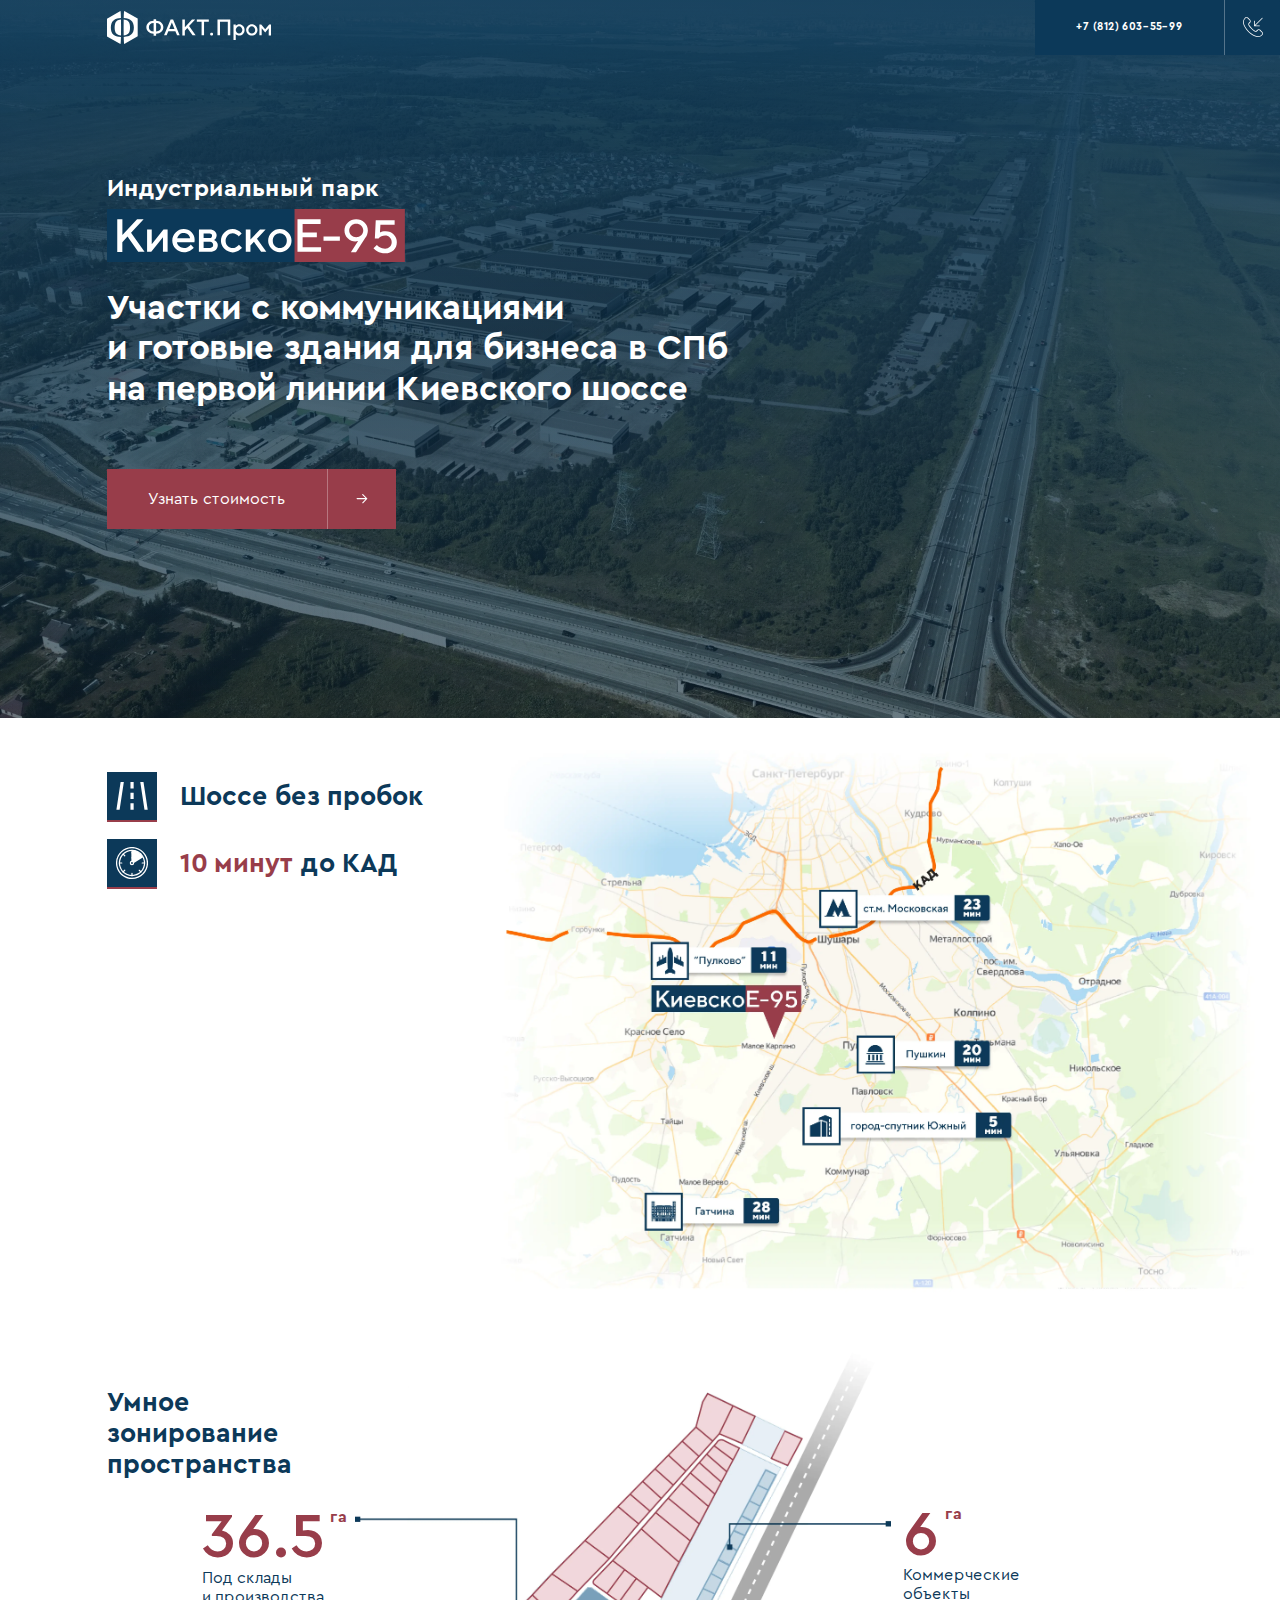
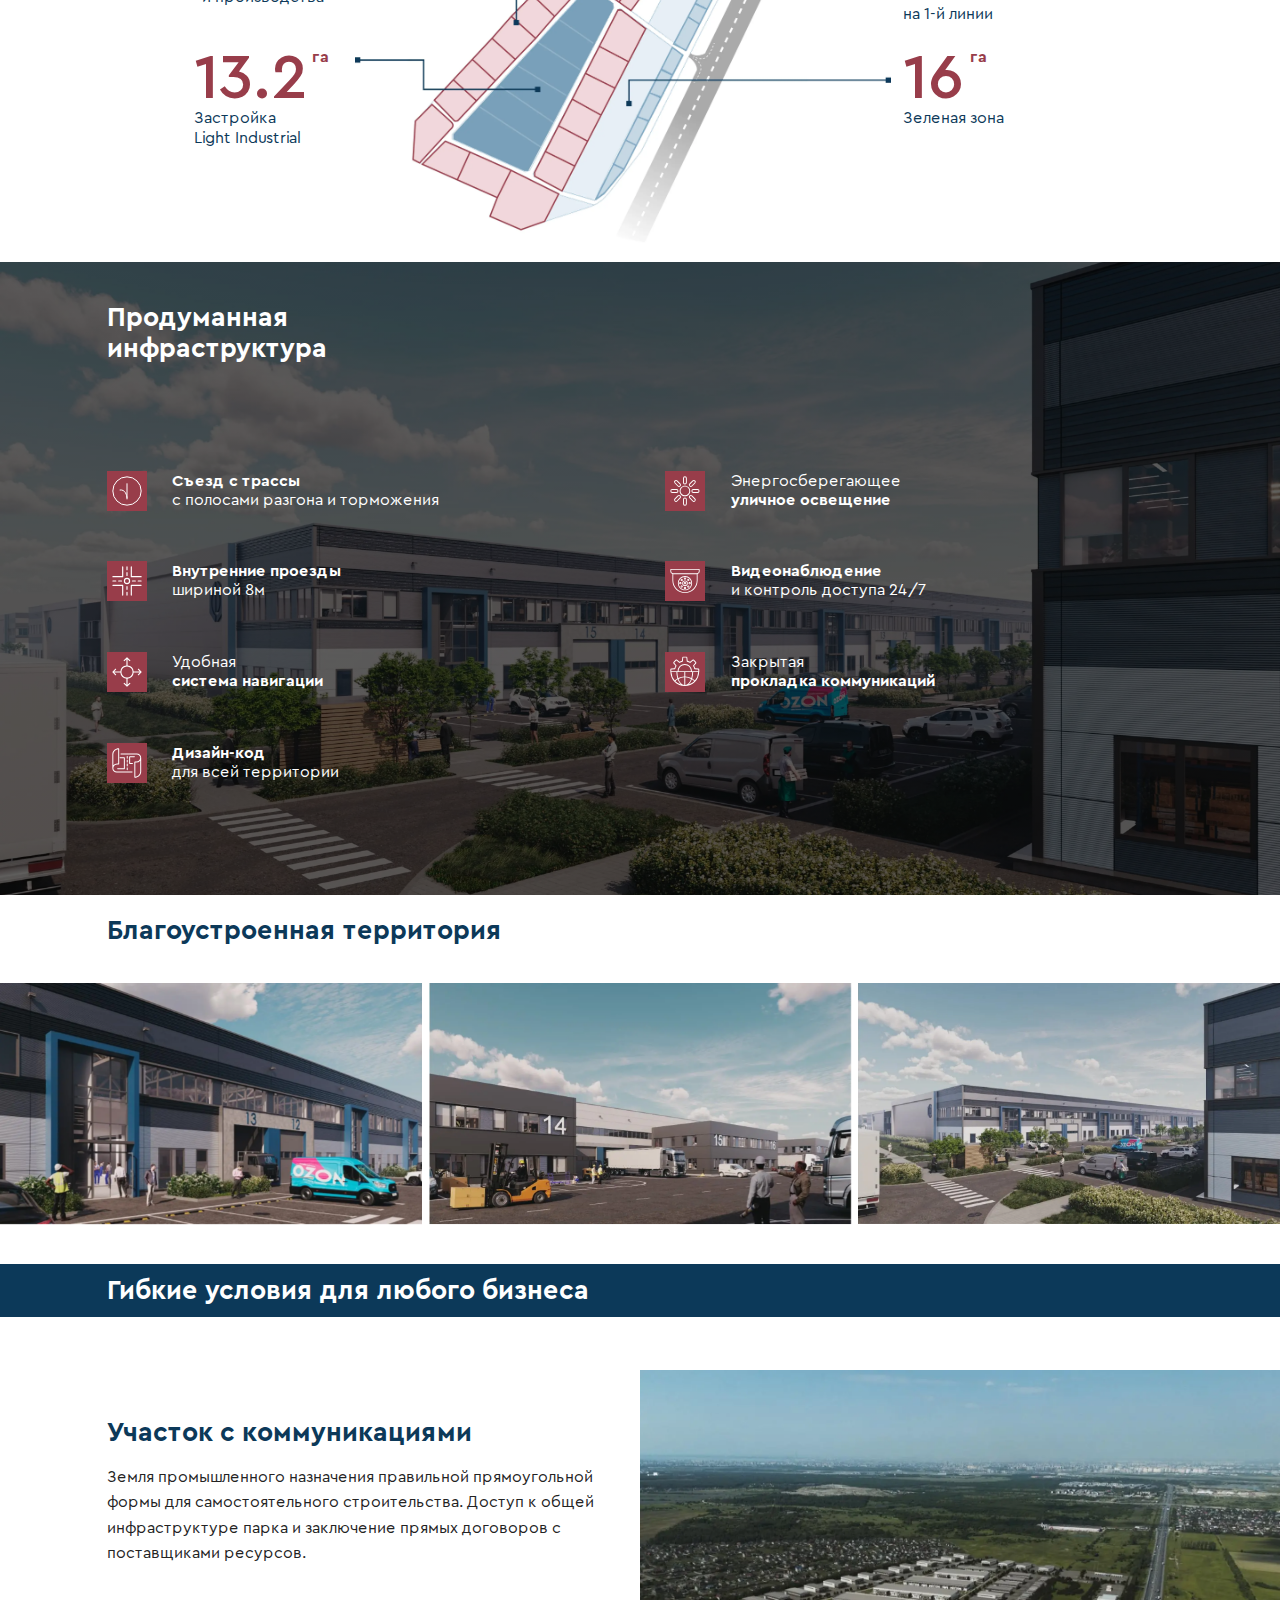
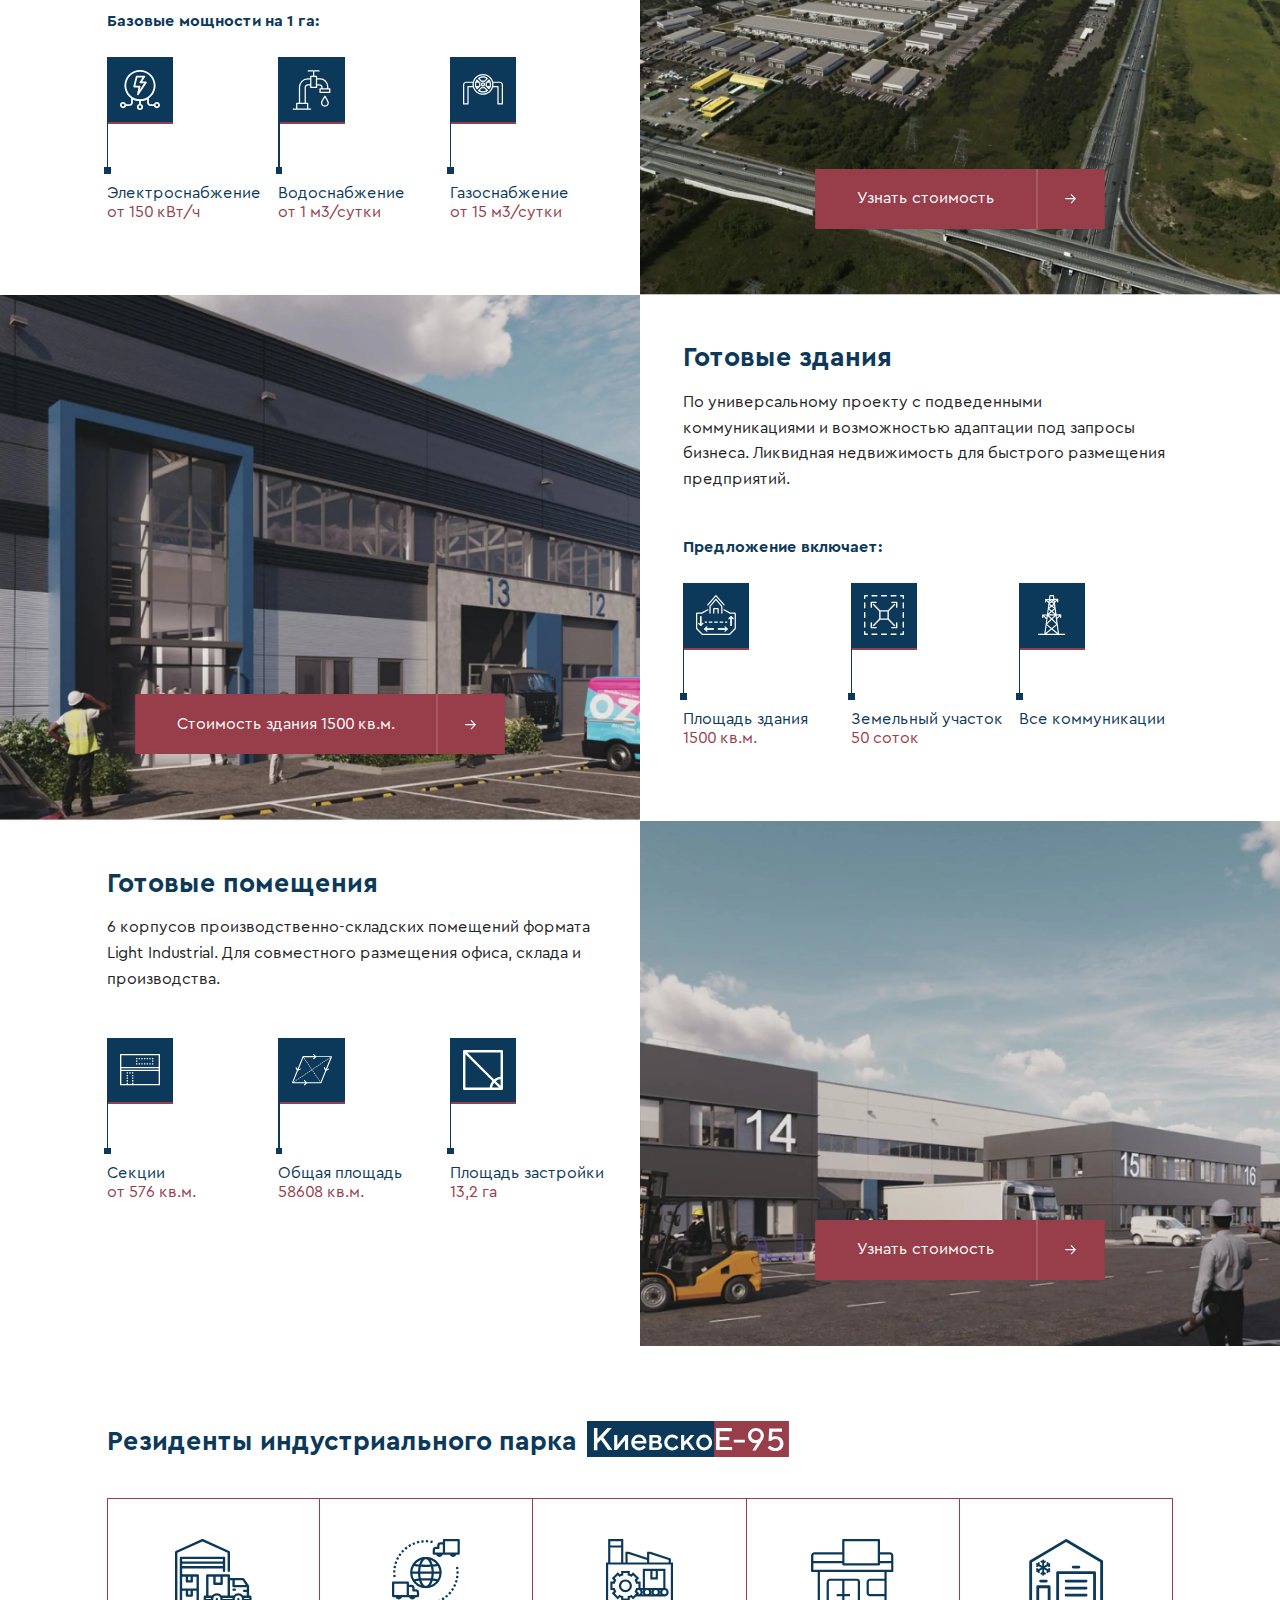
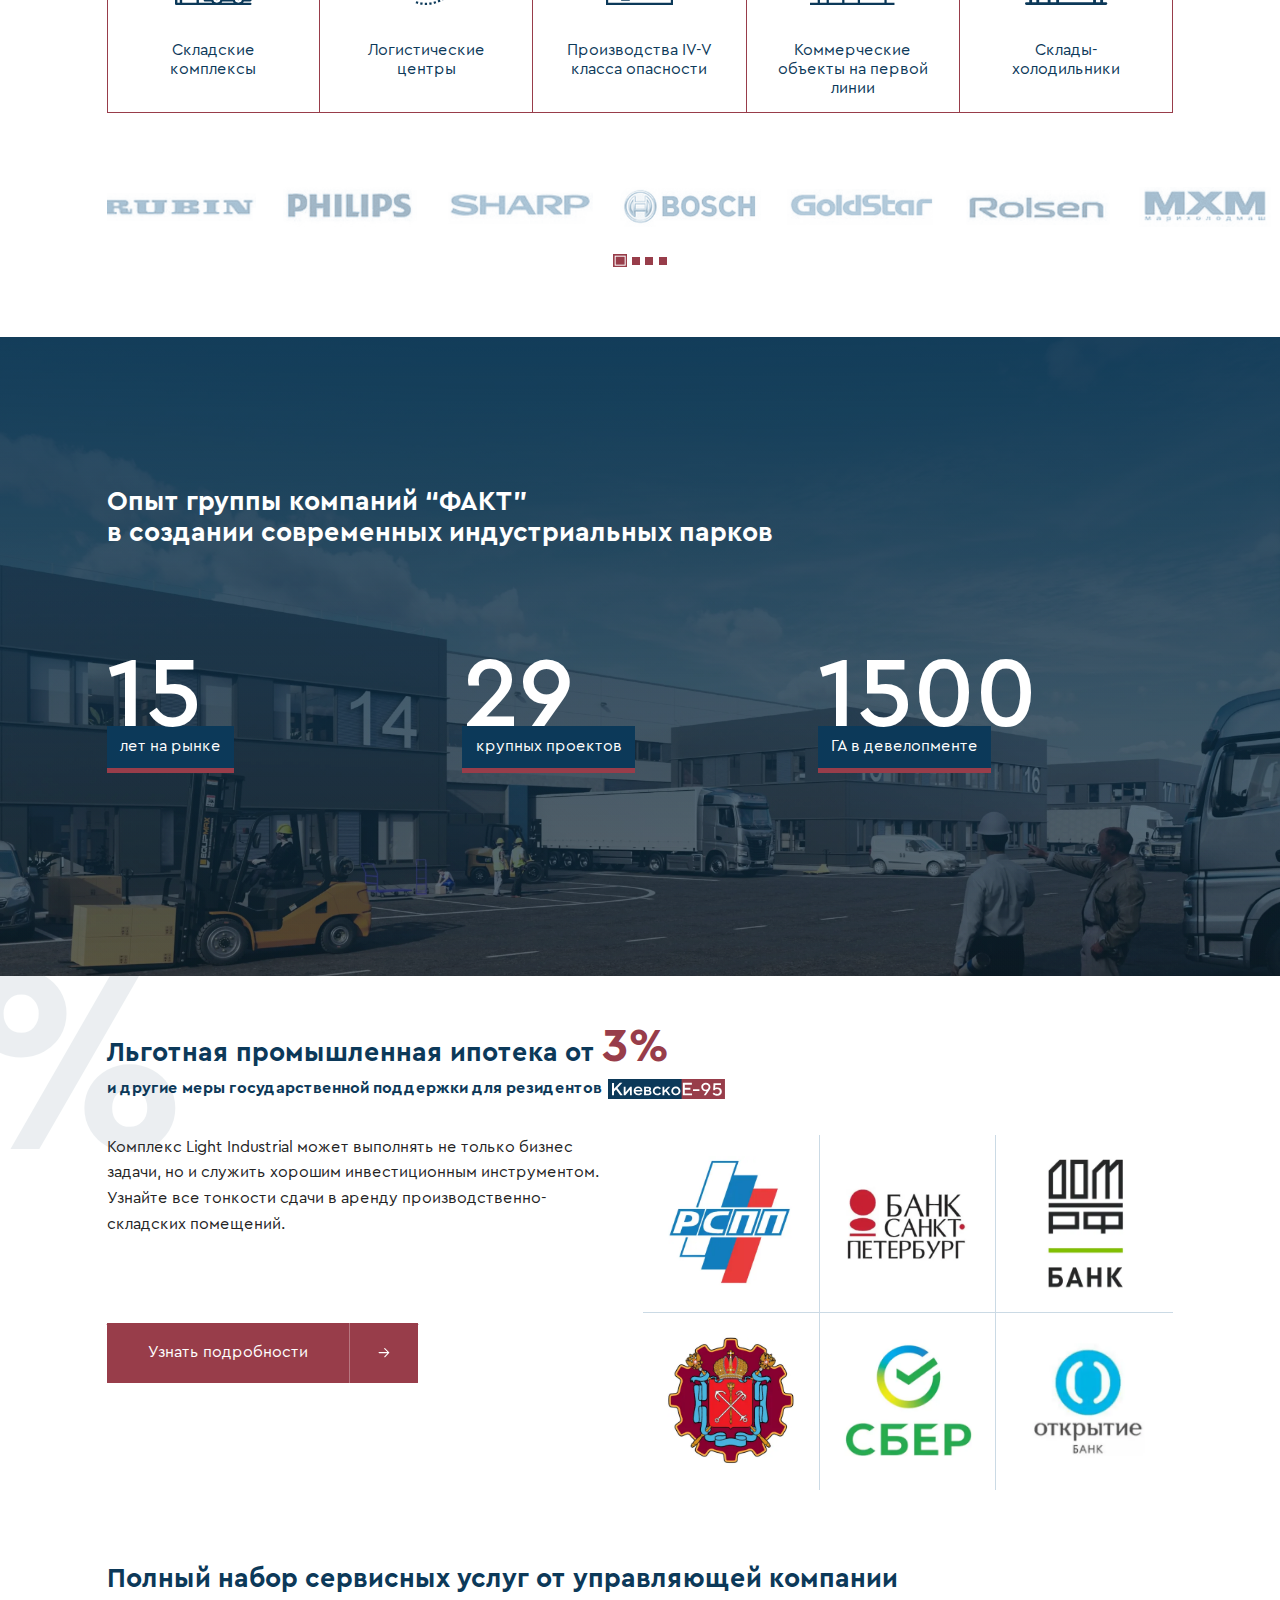
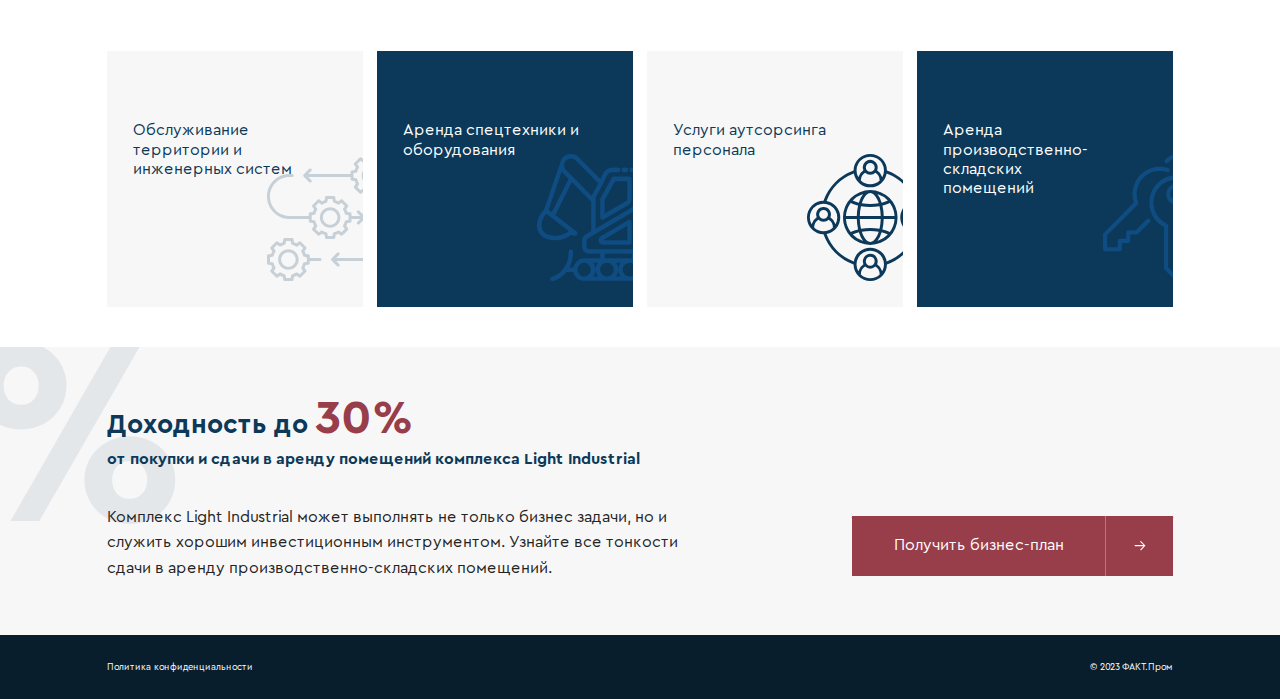
<file: index.html>
<!DOCTYPE html>
<html lang="ru">

<head>
    <meta charset="UTF-8">
    <meta name="viewport" content="width=device-width, initial-scale=1.0">
    <meta name="description" content="">
    <meta name="keywords" content="">
    <link rel="stylesheet" href="css/libs.min.css">
    <link rel="stylesheet" href="css/style.min.css">
    <link rel="icon" href="img/favicon.svg">
    <title>Главная</title>
</head>


<body class="m-page">
    <div class="wrapper">
        <header class="header">
            <div class="container">
                <div class="header__inner">
                    <a href="" class="header__logo">
                        <img src="img/logo.svg" alt="">
                    </a>
                    <a href="" class="header__btn m-btn m-btn-blue">
                        <span class="m-btn__inner">
                <span>+7 (812) 603-55-99</span>
                        </span>
                        <span class="m-btn__icon">
                <svg width="30" height="30" viewBox="0 0 30 30" fill="none" xmlns="http://www.w3.org/2000/svg">
                    <path d="M16.8162 13.8193C16.7064 13.7095 16.6446 13.5605 16.6446 13.4049V6.09589C16.6446 5.77246 16.9072 5.50988 17.2306 5.50988C17.5541 5.50988 17.8166 5.77202 17.8166 6.09589V11.9908L28.3904 1.41707C28.6194 1.18833 28.9902 1.18833 29.219 1.41707C29.4477 1.6458 29.4477 2.01691 29.219 2.24562L18.6452 12.8194H24.5401C24.8636 12.8194 25.1261 13.0815 25.1261 13.4054C25.1261 13.7288 24.8636 13.9914 24.5401 13.9914H17.2311C17.0753 13.9909 16.926 13.9294 16.8162 13.8193ZM29.0989 26.9052L28.6304 27.3736C27.1073 28.8968 25.2954 29.7667 23.2452 29.9589C22.9547 29.9862 22.6592 30 22.3593 30C20.8427 30 19.2067 29.6526 17.4827 28.9631C13.0674 27.1968 9.23489 23.6504 7.79209 22.2076C6.34929 20.7647 2.80305 16.9324 1.0371 12.5169C0.211138 10.4519 -0.124165 8.51308 0.0408712 6.75472C0.233131 4.70472 1.10303 2.89264 2.62615 1.36952L3.0946 0.901073C4.29625 -0.300583 6.25114 -0.300132 7.45241 0.901073L10.6973 4.14599C11.899 5.34764 11.899 7.30253 10.6973 8.50379L9.59849 9.60262C8.94588 10.255 8.84835 11.2466 9.36096 12.0136C10.4552 13.6512 11.7685 15.24 13.2644 16.7357C14.7603 18.2316 16.3491 19.5447 17.9865 20.6391C18.754 21.1518 19.7452 21.0542 20.3975 20.4016L21.4963 19.3028C22.077 18.7221 22.8507 18.4021 23.6753 18.4021C24.4995 18.4021 25.2736 18.722 25.8543 19.3028L29.0992 22.5477C30.3002 23.7485 30.3003 25.7035 29.0989 26.9052ZM28.2703 23.3758L25.0254 20.1308C24.6661 19.7716 24.1865 19.5734 23.6752 19.5734C23.1639 19.5734 22.6842 19.7712 22.325 20.1308L21.2261 21.2297C20.1732 22.2826 18.5732 22.4402 17.3353 21.6129C15.6344 20.4762 13.9858 19.1139 12.4354 17.5638C10.8852 16.0136 9.52339 14.3653 8.38637 12.664C7.55911 11.4261 7.71666 9.82605 8.76957 8.77312L9.8684 7.67428C10.6128 6.92988 10.6128 5.71833 9.8684 4.97387L6.62349 1.72895C6.25105 1.35652 5.7622 1.17041 5.27328 1.17041C4.78436 1.17041 4.29504 1.35652 3.92307 1.72895L3.45462 2.1974C0.950845 4.70202 0.503719 8.02709 2.12528 12.0821C3.81034 16.2957 7.22901 19.9874 8.62095 21.379C10.0124 22.7705 13.7043 26.1892 17.9184 27.8747C21.973 29.4962 25.2983 29.0487 27.802 26.5451L28.2704 26.0767C29.0146 25.3316 29.0147 24.1205 28.2703 23.3758Z" fill="white"/>
                </svg>
            </span>
                    </a>
                </div>
            </div>

        </header>
        <main class="content">

            <section class="main" style="background-image: url(img/main-img.webp);">
                <div class="container">
                    <div class="main__inner">
                        <div class="main__top">
                            <div class="text36 bold-text">
                                Индустриальный парк
                            </div>
                            <img src="img/logo2.svg" alt="" class="main__logo">
                        </div>
                        <h1 class="main__title text52 bold-text">
                            Участки с коммуникациями <br> и готовые здания для бизнеса в СПб на первой линии Киевского шоссе
                        </h1>
                        <div class="main__nav">
                            <a href="https://mssg.su/2FzB4MY3" target="_blank" class="main__btn m-btn m-btn-red">
                                <span class="m-btn__inner">
                                    <span>Узнать стоимость</span>
                                </span>
                                <span class="m-btn__icon">
                                    <svg width="18" height="17" viewBox="0 0 18 17" fill="none" xmlns="http://www.w3.org/2000/svg">
                                        <path fill-rule="evenodd" clip-rule="evenodd" d="M16.9927 8.47203C16.9886 8.21298 16.8666 7.97001 16.6612 7.81226L10.7064 1.70654C10.5491 1.54538 10.3343 1.45332 10.1091 1.45062C9.884 1.4479 9.66687 1.53473 9.50575 1.69203C9.34459 1.84933 9.25253 2.06416 9.24983 2.28941C9.24711 2.51464 9.33396 2.73159 9.49124 2.89273L14.1183 7.63656L1.7271 7.63657C1.50002 7.63331 1.28091 7.7214 1.11921 7.88082C0.957355 8.0404 0.866299 8.25808 0.86628 8.48528C0.86628 8.71249 0.957354 8.93031 1.11923 9.08976C1.28091 9.24931 1.50002 9.33728 1.72708 9.33416L14.1183 9.33414L9.49123 14.078C9.33393 14.2391 9.24712 14.4561 9.24982 14.6813C9.2525 14.9065 9.34444 15.1214 9.50572 15.2787C9.66686 15.436 9.88385 15.5229 10.1091 15.5201C10.3343 15.5174 10.5491 15.4253 10.7064 15.264L16.6645 9.15539C16.8751 8.99183 16.9967 8.7389 16.9927 8.47233L16.9927 8.47203Z" fill="white"/>
                                    </svg>
                                </span>
                            </a>
                        </div>
                    </div>
                </div>
            </section>

            <section class="location">
                <div class="container">
                    <div class="location__inner">
                        <div class="location__content">
                            <div class="location__advantages">
                                <div class="advantage-item animated">
                                    <div class="advantage-item__icon">
                                        <img src="img/advantage-icon.svg" alt="">
                                    </div>
                                    <div class="text40 bold-text">
                                        Шоссе без пробок
                                    </div>
                                </div>
                                <div class="advantage-item animated">
                                    <div class="advantage-item__icon">
                                        <img src="img/advantage-icon2.svg" alt="">
                                    </div>
                                    <div class="text40 bold-text">
                                        <span class="primary-text">10 минут</span> до КАД
                                    </div>
                                </div>
                            </div>
                            <div class="location-info">
                                <div class="location-info__title text24 animated">
                                    Общественный транспорт в шаговой доступности:
                                </div>
                                <div class="location-info__items">
                                    <div class="location-info__item animated">
                                        <img src="img/location-icon.svg" alt="">
                                        <span class="text24">3 автобусные остановки</span>
                                    </div>
                                    <div class="location-info__item animated">
                                        <img src="img/location-icon2.svg" alt="">
                                        <span class="text24">7 маршрутов транспорта</span>
                                    </div>
                                    <div class="location-info__item animated">
                                        <img src="img/location-icon3.svg" alt="">
                                        <span class="text24">Надземный пешеходный переход через шоссе</span>
                                    </div>
                                </div>
                            </div>
                        </div>
                        <div class="location__map">
                            <div class="location__img animated">
                                <img class="_view1" src="img/location.webp" alt="">
                                <img class="_view2" src="img/location2.webp" alt="">
                            </div>
                        </div>
                    </div>
                </div>
            </section>

            <section class="zone">
                <div class="container">
                    <div class="zone__inner">
                        <img src="img/zone.webp" alt="" class="zone__img  _view1">
                        <img src="img/zone2.webp" alt="" class="zone__img  _view2">
                        <div class="zone__title ">
                            <div class="text40 bold-text">
                                Умное зонирование пространства
                            </div>
                        </div>
                        <div class="zone-prop  _type1">
                            <div class="zone-prop__top primary-text">
                                <div class="zone-prop__num">
                                    36.5
                                </div>
                                <div class="zone-prop__measure">
                                    <span class="text24">
                                        га
                                    </span>
                                </div>
                            </div>
                            <div class="zone-prop__desc">
                                <div class="text24">
                                    Под склады <br> и производства
                                </div>
                            </div>
                        </div>
                        <div class="zone-prop  _type2">
                            <div class="zone-prop__top primary-text">
                                <div class="zone-prop__num">
                                    13.2
                                </div>
                                <div class="zone-prop__measure">
                                    <span class="text24">
                                        га
                                    </span>
                                </div>
                            </div>
                            <div class="zone-prop__desc">
                                <div class="text24">
                                    Застройка <br> Light Industrial
                                </div>
                            </div>
                        </div>
                        <div class="zone-prop  _type3">
                            <div class="zone-prop__top primary-text">
                                <div class="zone-prop__num">
                                    6
                                </div>
                                <div class="zone-prop__measure">
                                    <span class="text24">
                                        га
                                    </span>
                                </div>
                            </div>
                            <div class="zone-prop__desc">
                                <div class="text24">
                                    Коммерческие объекты <br> на 1-й линии
                                </div>
                            </div>
                        </div>
                        <div class="zone-prop  _type4">
                            <div class="zone-prop__top primary-text">
                                <div class="zone-prop__num">
                                    16
                                </div>
                                <div class="zone-prop__measure">
                                    <span class="text24">
                                        га
                                    </span>
                                </div>
                            </div>
                            <div class="zone-prop__desc">
                                <div class="text24">
                                    Зеленая зона
                                </div>
                            </div>
                        </div>
                    </div>
                </div>
            </section>

            <section class="infrastructure" style="background-image: url(img/infrastructure.webp);">
                <div class="container">
                    <div class="infrastructure__inner">
                        <div class="infrastructure__top ">
                            <div class="text40 bold-text">
                                Продуманная инфраструктура
                            </div>
                        </div>
                        <div class="infrastructure__grid">
                            <div class="infrastructure-item">
                                <img src="img/infrastructure-icon.svg" alt="" class="infrastructure-item__icon">
                                <div class="infrastructure-item__title text24">
                                    <span>Съезд с трассы</span> с полосами разгона и торможения
                                </div>
                            </div>

                            <div class="infrastructure-item">
                                <img src="img/infrastructure-icon2.svg" alt="" class="infrastructure-item__icon">
                                <div class="infrastructure-item__title text24">
                                    Энергосберегающее <span>уличное освещение</span>
                                </div>
                            </div>

                            <div class="infrastructure-item">
                                <img src="img/infrastructure-icon3.svg" alt="" class="infrastructure-item__icon">
                                <div class="infrastructure-item__title text24">
                                    <span>Внутренние проезды</span> шириной 8м
                                </div>
                            </div>

                            <div class="infrastructure-item">
                                <img src="img/infrastructure-icon4.svg" alt="" class="infrastructure-item__icon">
                                <div class="infrastructure-item__title text24">
                                    <span>Видеонаблюдение</span> и контроль доступа 24/7
                                </div>
                            </div>

                            <div class="infrastructure-item">
                                <img src="img/infrastructure-icon5.svg" alt="" class="infrastructure-item__icon">
                                <div class="infrastructure-item__title text24">
                                    Удобная <span>система навигации</span>
                                </div>
                            </div>

                            <div class="infrastructure-item">
                                <img src="img/infrastructure-icon6.svg" alt="" class="infrastructure-item__icon">
                                <div class="infrastructure-item__title text24">
                                    Закрытая <span>прокладка коммуникаций</span>
                                </div>
                            </div>

                            <div class="infrastructure-item">
                                <img src="img/infrastructure-icon7.svg" alt="" class="infrastructure-item__icon">
                                <div class="infrastructure-item__title text24">
                                    <span>Дизайн-код</span> для всей территории
                                </div>
                            </div>

                        </div>
                    </div>
                </div>
            </section>

            <section class="territory">
                <div class="container">
                    <div class="territory__title  text40 bold-text">
                        Благоустроенная территория
                    </div>
                </div>
                <div class="territory-slider slider">
                    <div class="swiper-container">
                        <div class="swiper-wrapper">
                            <div class="swiper-slide">
                                <a href="img/territory.webp" data-fancybox="territory" class="territory-slider__img ">
                                    <img src="img/territory.webp" alt="">
                                </a>
                            </div>
                            <div class="swiper-slide">
                                <a href="img/territory2.webp" data-fancybox="territory" class="territory-slider__img ">
                                    <img src="img/territory2.webp" alt="">
                                </a>
                            </div>
                            <div class="swiper-slide">
                                <a href="img/territory3.webp" data-fancybox="territory" class="territory-slider__img ">
                                    <img src="img/territory3.webp" alt="">
                                </a>
                            </div>
                        </div>
                    </div>
                    <div class="swiper-pagination"></div>
                </div>
            </section>

            <section class="conditions">
                <div class="conditions__top">
                    <div class="container">
                        <div class="conditions__title  text40 bold-text">
                            Гибкие условия для любого бизнеса
                        </div>
                    </div>
                </div>
                <div class="conditions__items">
                    <div class="condition">
                        <div class="container">
                            <div class="condition__mob">
                                <div class="condition__title  text40 bold-text">
                                    Участок с коммуникациями
                                </div>
                            </div>
                            <div class="condition__inner">
                                <div class="condition__col1">
                                    <div class="condition-info">
                                        <div class="condition-info__title text40 bold-text">
                                            Участок с коммуникациями
                                        </div>
                                        <div class="condition-info__desc text24 lh160 black-text">
                                            Земля промышленного назначения правильной прямоугольной формы для самостоятельного строительства. Доступ к общей инфраструктуре парка и заключение прямых договоров с поставщиками ресурсов.
                                        </div>
                                    </div>

                                    <div class="props">

                                        <div class="props__title text24 bold-text">
                                            Базовые мощности на 1 га:
                                        </div>
                                        <div class="props__items">
                                            <div class="prop-item">
                                                <div class="prop-item__icon">
                                                    <img src="img/prop-icon.svg" alt="">
                                                </div>
                                                <div class="prop-item__info">
                                                    <div class="text24">
                                                        Электроснабжение
                                                    </div>

                                                    <div class="text24 primary-text">
                                                        от 150 кВт/ч
                                                    </div>
                                                </div>
                                            </div>
                                            <div class="prop-item">
                                                <div class="prop-item__icon">
                                                    <img src="img/prop-icon2.svg" alt="">
                                                </div>
                                                <div class="prop-item__info">
                                                    <div class="text24">
                                                        Водоснабжение
                                                    </div>

                                                    <div class="text24 primary-text">
                                                        от 1 м3/сутки
                                                    </div>
                                                </div>
                                            </div>
                                            <div class="prop-item">
                                                <div class="prop-item__icon">
                                                    <img src="img/prop-icon3.svg" alt="">
                                                </div>
                                                <div class="prop-item__info">
                                                    <div class="text24">
                                                        Газоснабжение
                                                    </div>

                                                    <div class="text24 primary-text">
                                                        от 15 м3/сутки
                                                    </div>
                                                </div>
                                            </div>
                                        </div>
                                    </div>

                                </div>
                                <div class="condition__col2 ">
                                    <div class="condition__img">
                                        <img src="img/condition.webp" alt="">
                                    </div>
                                    <div class="condition__nav">
                                        <a href="https://mssg.su/m2MHRutH" target="_blank" class="condition__btn m-btn m-btn-red">
                                            <span class="m-btn__inner">
            <span>Узнать стоимость</span>
                                            </span>
                                            <span class="m-btn__icon">
            <svg width="18" height="17" viewBox="0 0 18 17" fill="none" xmlns="http://www.w3.org/2000/svg">
                <path fill-rule="evenodd" clip-rule="evenodd" d="M16.9927 8.47203C16.9886 8.21298 16.8666 7.97001 16.6612 7.81226L10.7064 1.70654C10.5491 1.54538 10.3343 1.45332 10.1091 1.45062C9.884 1.4479 9.66687 1.53473 9.50575 1.69203C9.34459 1.84933 9.25253 2.06416 9.24983 2.28941C9.24711 2.51464 9.33396 2.73159 9.49124 2.89273L14.1183 7.63656L1.7271 7.63657C1.50002 7.63331 1.28091 7.7214 1.11921 7.88082C0.957355 8.0404 0.866299 8.25808 0.86628 8.48528C0.86628 8.71249 0.957354 8.93031 1.11923 9.08976C1.28091 9.24931 1.50002 9.33728 1.72708 9.33416L14.1183 9.33414L9.49123 14.078C9.33393 14.2391 9.24712 14.4561 9.24982 14.6813C9.2525 14.9065 9.34444 15.1214 9.50572 15.2787C9.66686 15.436 9.88385 15.5229 10.1091 15.5201C10.3343 15.5174 10.5491 15.4253 10.7064 15.264L16.6645 9.15539C16.8751 8.99183 16.9967 8.7389 16.9927 8.47233L16.9927 8.47203Z" fill="white"></path>
            </svg>
        </span>
                                        </a>
                                    </div>

                                </div>
                            </div>
                        </div>
                    </div>
                    <div class="condition">
                        <div class="container">
                            <div class="condition__mob">
                                <div class="condition__title  text40 bold-text">
                                    Готовые здания
                                </div>
                            </div>
                            <div class="condition__inner">
                                <div class="condition__col1">
                                    <div class="condition-info">
                                        <div class="condition-info__title text40 bold-text">
                                            Готовые здания
                                        </div>
                                        <div class="condition-info__desc text24 lh160 black-text">
                                            По универсальному проекту с подведенными коммуникациями и возможностью адаптации под запросы бизнеса. Ликвидная недвижимость для быстрого размещения предприятий.
                                        </div>
                                    </div>

                                    <div class="props">

                                        <div class="props__title text24 bold-text">
                                            Предложение включает:
                                        </div>
                                        <div class="props__items">
                                            <div class="prop-item">
                                                <div class="prop-item__icon">
                                                    <img src="img/prop-icon4.svg" alt="">
                                                </div>
                                                <div class="prop-item__info">
                                                    <div class="text24">
                                                        Площадь здания
                                                    </div>

                                                    <div class="text24 primary-text">
                                                        1500 кв.м.
                                                    </div>
                                                </div>
                                            </div>
                                            <div class="prop-item">
                                                <div class="prop-item__icon">
                                                    <img src="img/prop-icon5.svg" alt="">
                                                </div>
                                                <div class="prop-item__info">
                                                    <div class="text24">
                                                        Земельный участок
                                                    </div>

                                                    <div class="text24 primary-text">
                                                        50 соток
                                                    </div>
                                                </div>
                                            </div>
                                            <div class="prop-item">
                                                <div class="prop-item__icon">
                                                    <img src="img/prop-icon6.svg" alt="">
                                                </div>
                                                <div class="prop-item__info">
                                                    <div class="text24">
                                                        Все коммуникации
                                                    </div>

                                                </div>
                                            </div>
                                        </div>
                                    </div>

                                </div>
                                <div class="condition__col2 ">
                                    <div class="condition__img">
                                        <img src="img/condition2.webp" alt="">
                                    </div>
                                    <div class="condition__nav">
                                        <a href="https://mssg.su/7vDG0iBB" target="_blank" class="condition__btn m-btn m-btn-red">
                                            <span class="m-btn__inner">
            <span>Стоимость здания 1500 кв.м.</span>
                                            </span>
                                            <span class="m-btn__icon">
            <svg width="18" height="17" viewBox="0 0 18 17" fill="none" xmlns="http://www.w3.org/2000/svg">
                <path fill-rule="evenodd" clip-rule="evenodd" d="M16.9927 8.47203C16.9886 8.21298 16.8666 7.97001 16.6612 7.81226L10.7064 1.70654C10.5491 1.54538 10.3343 1.45332 10.1091 1.45062C9.884 1.4479 9.66687 1.53473 9.50575 1.69203C9.34459 1.84933 9.25253 2.06416 9.24983 2.28941C9.24711 2.51464 9.33396 2.73159 9.49124 2.89273L14.1183 7.63656L1.7271 7.63657C1.50002 7.63331 1.28091 7.7214 1.11921 7.88082C0.957355 8.0404 0.866299 8.25808 0.86628 8.48528C0.86628 8.71249 0.957354 8.93031 1.11923 9.08976C1.28091 9.24931 1.50002 9.33728 1.72708 9.33416L14.1183 9.33414L9.49123 14.078C9.33393 14.2391 9.24712 14.4561 9.24982 14.6813C9.2525 14.9065 9.34444 15.1214 9.50572 15.2787C9.66686 15.436 9.88385 15.5229 10.1091 15.5201C10.3343 15.5174 10.5491 15.4253 10.7064 15.264L16.6645 9.15539C16.8751 8.99183 16.9967 8.7389 16.9927 8.47233L16.9927 8.47203Z" fill="white"></path>
            </svg>
        </span>
                                        </a>
                                    </div>

                                </div>
                            </div>
                        </div>
                    </div>
                    <div class="condition">
                        <div class="container">
                            <div class="condition__mob">
                                <div class="condition__title  text40 bold-text">
                                    Готовые помещения
                                </div>
                            </div>
                            <div class="condition__inner">
                                <div class="condition__col1">
                                    <div class="condition-info">
                                        <div class="condition-info__title text40 bold-text">
                                            Готовые помещения
                                        </div>
                                        <div class="condition-info__desc text24 lh160 black-text">
                                            6 корпусов производственно-складских помещений формата Light Industrial. Для совместного размещения офиса, склада и производства.
                                        </div>
                                    </div>

                                    <div class="props">

                                        <div class="props__items">
                                            <div class="prop-item">
                                                <div class="prop-item__icon">
                                                    <img src="img/prop-icon7.svg" alt="">
                                                </div>
                                                <div class="prop-item__info">
                                                    <div class="text24">
                                                        Cекции
                                                    </div>

                                                    <div class="text24 primary-text">
                                                        от 576 кв.м.
                                                    </div>
                                                </div>
                                            </div>
                                            <div class="prop-item">
                                                <div class="prop-item__icon">
                                                    <img src="img/prop-icon8.svg" alt="">
                                                </div>
                                                <div class="prop-item__info">
                                                    <div class="text24">
                                                        Общая площадь
                                                    </div>

                                                    <div class="text24 primary-text">
                                                        58608 кв.м.
                                                    </div>
                                                </div>
                                            </div>
                                            <div class="prop-item">
                                                <div class="prop-item__icon">
                                                    <img src="img/prop-icon9.svg" alt="">
                                                </div>
                                                <div class="prop-item__info">
                                                    <div class="text24">
                                                        Площадь застройки
                                                    </div>

                                                    <div class="text24 primary-text">
                                                        13,2 га
                                                    </div>
                                                </div>
                                            </div>
                                        </div>
                                    </div>

                                </div>
                                <div class="condition__col2 ">
                                    <div class="condition__img">
                                        <img src="img/condition3.webp" alt="">
                                    </div>
                                    <div class="condition__nav">
                                        <a href="https://mssg.su/GoHde9TV" target="_blank" class="condition__btn m-btn m-btn-red">
                                            <span class="m-btn__inner">
            <span>Узнать стоимость</span>
                                            </span>
                                            <span class="m-btn__icon">
            <svg width="18" height="17" viewBox="0 0 18 17" fill="none" xmlns="http://www.w3.org/2000/svg">
                <path fill-rule="evenodd" clip-rule="evenodd" d="M16.9927 8.47203C16.9886 8.21298 16.8666 7.97001 16.6612 7.81226L10.7064 1.70654C10.5491 1.54538 10.3343 1.45332 10.1091 1.45062C9.884 1.4479 9.66687 1.53473 9.50575 1.69203C9.34459 1.84933 9.25253 2.06416 9.24983 2.28941C9.24711 2.51464 9.33396 2.73159 9.49124 2.89273L14.1183 7.63656L1.7271 7.63657C1.50002 7.63331 1.28091 7.7214 1.11921 7.88082C0.957355 8.0404 0.866299 8.25808 0.86628 8.48528C0.86628 8.71249 0.957354 8.93031 1.11923 9.08976C1.28091 9.24931 1.50002 9.33728 1.72708 9.33416L14.1183 9.33414L9.49123 14.078C9.33393 14.2391 9.24712 14.4561 9.24982 14.6813C9.2525 14.9065 9.34444 15.1214 9.50572 15.2787C9.66686 15.436 9.88385 15.5229 10.1091 15.5201C10.3343 15.5174 10.5491 15.4253 10.7064 15.264L16.6645 9.15539C16.8751 8.99183 16.9967 8.7389 16.9927 8.47233L16.9927 8.47203Z" fill="white"></path>
            </svg>
        </span>
                                        </a>
                                    </div>

                                </div>
                            </div>
                        </div>
                    </div>
                </div>
            </section>

            <section class="resident">
                <div class="container">
                    <div class="resident__top ">
                        <div class="text40 bold-text">
                            Резиденты индустриального парка
                        </div>
                        <img src="img/logo2.svg" alt="" class="resident__logo">
                    </div>
                    <div class="resident__grid">
                        <div class="resident-card">
                            <div class="resident-card__icon">
                                <img src="img/resident-icon.svg" alt="">
                            </div>
                            <div class="resident-card__title text24">
                                Складские комплексы
                            </div>
                        </div>

                        <div class="resident-card">
                            <div class="resident-card__icon">
                                <img src="img/resident-icon2.svg" alt="">
                            </div>
                            <div class="resident-card__title text24">
                                Логистические центры
                            </div>
                        </div>

                        <div class="resident-card">
                            <div class="resident-card__icon">
                                <img src="img/resident-icon3.svg" alt="">
                            </div>
                            <div class="resident-card__title text24">
                                Производства IV-V класса опасности
                            </div>
                        </div>

                        <div class="resident-card">
                            <div class="resident-card__icon">
                                <img src="img/resident-icon4.svg" alt="">
                            </div>
                            <div class="resident-card__title text24">
                                Коммерческие объекты на первой линии
                            </div>
                        </div>

                        <div class="resident-card">
                            <div class="resident-card__icon">
                                <img src="img/resident-icon5.svg" alt="">
                            </div>
                            <div class="resident-card__title text24">
                                Склады- холодильники
                            </div>
                        </div>

                    </div>
                </div>
            </section>

            <section class="partners">
                <div class="container">
                    <div class="partners-slider slider">
                        <div class="swiper-container">
                            <div class="swiper-wrapper">
                                <div class="swiper-slide">
                                    <div class="partners__img">
                                        <img src="img/partner.png" alt="">
                                    </div>
                                </div>
                                <div class="swiper-slide">
                                    <div class="partners__img">
                                        <img src="img/partner2.png" alt="">
                                    </div>
                                </div>
                                <div class="swiper-slide">
                                    <div class="partners__img">
                                        <img src="img/partner3.png" alt="">
                                    </div>
                                </div>
                                <div class="swiper-slide">
                                    <div class="partners__img">
                                        <img src="img/partner4.png" alt="">
                                    </div>
                                </div>
                                <div class="swiper-slide">
                                    <div class="partners__img">
                                        <img src="img/partner5.png" alt="">
                                    </div>
                                </div>
                                <div class="swiper-slide">
                                    <div class="partners__img">
                                        <img src="img/partner6.png" alt="">
                                    </div>
                                </div>
                                <div class="swiper-slide">
                                    <div class="partners__img">
                                        <img src="img/partner7.png" alt="">
                                    </div>
                                </div>
                                <div class="swiper-slide">
                                    <div class="partners__img">
                                        <img src="img/partner8.png" alt="">
                                    </div>
                                </div>
                                <div class="swiper-slide">
                                    <div class="partners__img">
                                        <img src="img/partner9.png" alt="">
                                    </div>
                                </div>
                            </div>
                        </div>
                        <div class="swiper-pagination"></div>
                    </div>
                </div>
            </section>

            <section class="experience" style="background-image: url(img/experience.webp);">
                <div class="container">
                    <div class="experience__inner">
                        <div class="experience__top ">
                            <div class="text40 bold-text">
                                Опыт группы компаний “ФАКТ” <br>
                                <span>в создании современных индустриальных парков</span>
                            </div>
                        </div>
                        <div class="experience__grid">
                            <div class="experience-item">
                                <div class="experience-item__num">
                                    15
                                </div>
                                <div class="experience-item__desc">
                                    <div class="text24">
                                        лет на рынке
                                    </div>
                                </div>
                            </div>

                            <div class="experience-item">
                                <div class="experience-item__num">
                                    29
                                </div>
                                <div class="experience-item__desc">
                                    <div class="text24">
                                        крупных проектов
                                    </div>
                                </div>
                            </div>

                            <div class="experience-item">
                                <div class="experience-item__num">
                                    1500
                                </div>
                                <div class="experience-item__desc">
                                    <div class="text24">
                                        ГА в девелопменте
                                    </div>
                                </div>
                            </div>

                        </div>
                    </div>
                </div>
            </section>

            <section class="profit mortgage">
                <div class="container">
                    <div class="profit__top ">
                        <div class="profit__title bold-text">
                            <span class="text40">Льготная промышленная ипотека от  </span>
                            <span class="text72 primary-text"> 3%</span>
                        </div>
                        <div class="mortgage__desc">
                            <div class="text24 bold-text">
                                и другие меры государственной поддержки для резидентов
                            </div>
                            <img src="img/logo2.svg" alt="">
                        </div>
                    </div>
                    <div class="profit__inner">
                        <div class="profit__content ">
                            <div class="profit__desc text24 black-text">
                                Комплекс Light Industrial может выполнять не только бизнес задачи, но и служить хорошим инвестиционным инструментом. Узнайте все тонкости сдачи в аренду производственно-складских помещений.
                            </div>
                            <div class="profit__nav">
                                <a href="https://mssg.su/MuleQ4eg" target="_blank" class="profit__btn m-btn m-btn-red">
                                    <span class="m-btn__inner">
                                        <span>Узнать подробности</span>
                                    </span>
                                    <span class="m-btn__icon">
                                        <svg width="18" height="17" viewBox="0 0 18 17" fill="none" xmlns="http://www.w3.org/2000/svg">
                                            <path fill-rule="evenodd" clip-rule="evenodd" d="M16.9927 8.47203C16.9886 8.21298 16.8666 7.97001 16.6612 7.81226L10.7064 1.70654C10.5491 1.54538 10.3343 1.45332 10.1091 1.45062C9.884 1.4479 9.66687 1.53473 9.50575 1.69203C9.34459 1.84933 9.25253 2.06416 9.24983 2.28941C9.24711 2.51464 9.33396 2.73159 9.49124 2.89273L14.1183 7.63656L1.7271 7.63657C1.50002 7.63331 1.28091 7.7214 1.11921 7.88082C0.957355 8.0404 0.866299 8.25808 0.86628 8.48528C0.86628 8.71249 0.957354 8.93031 1.11923 9.08976C1.28091 9.24931 1.50002 9.33728 1.72708 9.33416L14.1183 9.33414L9.49123 14.078C9.33393 14.2391 9.24712 14.4561 9.24982 14.6813C9.2525 14.9065 9.34444 15.1214 9.50572 15.2787C9.66686 15.436 9.88385 15.5229 10.1091 15.5201C10.3343 15.5174 10.5491 15.4253 10.7064 15.264L16.6645 9.15539C16.8751 8.99183 16.9967 8.7389 16.9927 8.47233L16.9927 8.47203Z" fill="white"></path>
                                        </svg>
                                    </span>
                                </a>
                            </div>
                        </div>
                        <div class="banks ">
                            <div class="bank-item">
                                <div class="bank-item__img">
                                    <img src="img/bank.webp" alt="">
                                </div>
                            </div>

                            <div class="bank-item">
                                <div class="bank-item__img">
                                    <img src="img/bank2.webp" alt="">
                                </div>
                            </div>

                            <div class="bank-item">
                                <div class="bank-item__img">
                                    <img src="img/bank3.webp" alt="">
                                </div>
                            </div>

                            <div class="bank-item">
                                <div class="bank-item__img">
                                    <img src="img/bank4.webp" alt="">
                                </div>
                            </div>

                            <div class="bank-item">
                                <div class="bank-item__img">
                                    <img src="img/bank5.webp" alt="">
                                </div>
                            </div>

                            <div class="bank-item">
                                <div class="bank-item__img">
                                    <img src="img/bank6.webp" alt="">
                                </div>
                            </div>

                        </div>
                    </div>
                </div>
                <div class="profit__percent">
                    <span>%</span>
                </div>
            </section>

            <section class="services">
                <div class="container">
                    <div class="services__title  text40 bold-text">
                        Полный набор сервисных услуг от управляющей компании
                    </div>
                    <div class="services__inner">
                        <div class="service-card">
                            <div class="service-card__title">
                                <div class="text24">
                                    Обслуживание территории и инженерных систем
                                </div>
                            </div>
                            <img src="img/service-icon.svg" alt="" class="service-card__img">
                        </div>

                        <div class="service-card">
                            <div class="service-card__title">
                                <div class="text24">
                                    Аренда спецтехники и оборудования
                                </div>
                            </div>
                            <img src="img/service-icon2.svg" alt="" class="service-card__img">
                        </div>

                        <div class="service-card">
                            <div class="service-card__title">
                                <div class="text24">
                                    Услуги аутсорсинга персонала
                                </div>
                            </div>
                            <img src="img/service-icon3.svg" alt="" class="service-card__img">
                        </div>

                        <div class="service-card">
                            <div class="service-card__title">
                                <div class="text24">
                                    Аренда производственно- складских <br> помещений
                                </div>
                            </div>
                            <img src="img/service-icon4.svg" alt="" class="service-card__img">
                        </div>

                    </div>
                </div>
            </section>

            <section class="profit">
                <div class="container">
                    <div class="profit__inner">
                        <div class="profit__content ">
                            <div class="profit__top">
                                <div class="profit__title bold-text">
                                    <span class="text40">Доходность до </span>
                                    <span class="text72 primary-text"> 30%</span>
                                </div>
                                <div class="text24 bold-text">
                                    от покупки и сдачи в аренду помещений комплекса Light Industrial
                                </div>
                            </div>
                            <div class="profit__desc text24 black-text">
                                Комплекс Light Industrial может выполнять не только бизнес задачи, но и служить хорошим инвестиционным инструментом. Узнайте все тонкости сдачи в аренду производственно-складских помещений.
                            </div>
                        </div>
                        <div class="profit__nav ">
                            <a href="https://mssg.su/gorkBwX9" target="_blank" class="profit__btn m-btn m-btn-red">
                                <span class="m-btn__inner">
                                    <span>Получить бизнес-план</span>
                                </span>
                                <span class="m-btn__icon">
                                    <svg width="18" height="17" viewBox="0 0 18 17" fill="none" xmlns="http://www.w3.org/2000/svg">
                                    <path fill-rule="evenodd" clip-rule="evenodd" d="M16.9927 8.47203C16.9886 8.21298 16.8666 7.97001 16.6612 7.81226L10.7064 1.70654C10.5491 1.54538 10.3343 1.45332 10.1091 1.45062C9.884 1.4479 9.66687 1.53473 9.50575 1.69203C9.34459 1.84933 9.25253 2.06416 9.24983 2.28941C9.24711 2.51464 9.33396 2.73159 9.49124 2.89273L14.1183 7.63656L1.7271 7.63657C1.50002 7.63331 1.28091 7.7214 1.11921 7.88082C0.957355 8.0404 0.866299 8.25808 0.86628 8.48528C0.86628 8.71249 0.957354 8.93031 1.11923 9.08976C1.28091 9.24931 1.50002 9.33728 1.72708 9.33416L14.1183 9.33414L9.49123 14.078C9.33393 14.2391 9.24712 14.4561 9.24982 14.6813C9.2525 14.9065 9.34444 15.1214 9.50572 15.2787C9.66686 15.436 9.88385 15.5229 10.1091 15.5201C10.3343 15.5174 10.5491 15.4253 10.7064 15.264L16.6645 9.15539C16.8751 8.99183 16.9967 8.7389 16.9927 8.47233L16.9927 8.47203Z" fill="white"></path>
                                </svg>
                                </span>
                            </a>
                        </div>
                    </div>
                </div>
                <div class="profit__percent">
                    <span>%</span>
                </div>
            </section>

        </main>
        <footer class="footer">
            <div class="container">
                <div class="footer__inner">
                    <button data-modal="confModal" class="footer__conf text14">Политика конфиденциальности</button>
                    <div class="footer__c text14">© 2023 ФАКТ.Пром</div>
                </div>
            </div>

        </footer>
    </div>
    <div class="modal conf-modal" id="confModal">
        <div class="modal__bg _close-modal"></div>
        <div class="modal__dialog">
            <button class="modal__close _close-modal">
                <svg width="40" height="40" viewBox="0 0 40 40" fill="none" xmlns="http://www.w3.org/2000/svg">
                    <path d="M20 40C31.028 40 40 31.0276 40 20C40 8.97244 31.028 0 20 0C8.972 0 0 8.97244 0 20C0 31.0276 8.97244 40 20 40ZM20 2.10533C29.8671 2.10533 37.8947 10.1329 37.8947 20C37.8947 29.8671 29.8671 37.8947 20 37.8947C10.1329 37.8947 2.10533 29.8671 2.10533 20C2.10533 10.1329 10.1329 2.10533 20 2.10533Z" fill="white" />
                    <path d="M11.813 28.188C12.0187 28.3938 12.2876 28.496 12.5574 28.496C12.8263 28.496 13.0961 28.3938 13.3014 28.188L20.0005 21.4885L26.6992 28.1871C26.905 28.3929 27.1743 28.4956 27.4436 28.4956C27.713 28.4956 27.9823 28.3929 28.1881 28.1871C28.5992 27.776 28.5992 27.1098 28.1881 26.6987L21.489 20L28.1876 13.3009C28.5987 12.8898 28.5987 12.2232 28.1876 11.8125C27.7765 11.4014 27.1103 11.4014 26.6992 11.8125L20.0005 18.5112L13.3014 11.8125C12.8903 11.4014 12.2241 11.4014 11.813 11.8125C11.4019 12.2236 11.4019 12.8898 11.813 13.3009L18.5121 20L11.813 26.6991C11.4019 27.1107 11.4019 27.7774 11.813 28.188Z" fill="white" />
                </svg>
            </button>
            <div class="modal__scroll">
                <div class="conf-modal__top">
                    <div class="text18 bold-text uppercase-text">
                        Политика в отношении обработки персональных данных
                    </div>
                </div>

                <div class="conf-modal__text">
                    <h3>1. Общие положения и основные термины</h3>
                    <p>
                        Настоящая политика обработки персональных данных составлена в соответствии с требованиями Федерального закона от 27.07.2006. №152-ФЗ «О персональных данных» (далее – <strong>Закон о персональных данных</strong>) и определяет порядок обработки персональных данных и меры по обеспечению безопасности персональных данных.
                        <br>
                    Настоящая политика Оператора в отношении обработки персональных данных (далее – <strong>Политика</strong>) применяется ко всей информации, которую Оператор может получить о посетителях данного веб-сайта.
                    </p>

                    <hr>

                    <h3>2. Основные понятия, используемые в Политике</h3>
                    <p><strong>2.1. Автоматизированная обработка персональных данных</strong> – обработка персональных данных с помощью средств вычислительной техники.</p>
                    <p><strong>2.2. Блокирование персональных данных</strong> – временное прекращение обработки персональных данных (за исключением случаев, если обработка необходима для уточнения персональных данных).</p>
                    <p><strong>2.3. Веб-сайт</strong> – совокупность графических и информационных материалов, а также программ для ЭВМ и баз данных, обеспечивающих их доступность в сети Интернет.</p>
                    <p><strong>2.4. Информационная система персональных данных</strong> — совокупность содержащихся в базах данных персональных данных, и обеспечивающих их обработку информационных технологий и технических средств.</p>
                    <p><strong>2.5. Обезличивание персональных данных</strong> — действия, в результате которых невозможно определить без использования дополнительной информации принадлежность персональных данных конкретному Пользователю или иному субъекту персональных данных.</p>
                    <p><strong>2.6. Обработка персональных данных</strong> – любое действие (операция) или совокупность действий (операций), совершаемых с использованием средств автоматизации или без использования таких средств с персональными данными, включая сбор, запись, систематизацию, накопление, хранение, уточнение (обновление, изменение), извлечение, использование, передачу (распространение, предоставление, доступ), обезличивание, блокирование, удаление, уничтожение персональных данных.</p>
                    <p><strong>2.7. Оператор</strong> – государственный орган, муниципальный орган, юридическое или физическое лицо, самостоятельно или совместно с другими лицами организующие и (или) осуществляющие обработку персональных данных, а также определяющие цели обработки персональных данных, состав персональных данных, подлежащих обработке, действия (операции), совершаемые с персональными данными.</p>
                    <p><strong>2.8. Персональные данные</strong> – любая информация, относящаяся прямо или косвенно к определенному или определяемому Пользователю данного сайта.</p>
                    <p><strong>2.9. Персональные данные, разрешенные субъектом для распространения</strong> – персональные данные, доступ неограниченного круга лиц к которым предоставлен субъектом персональных данных путем дачи согласия на обработку персональных данных, разрешенных субъектом персональных данных для распространения в порядке, предусмотренном Законом о персональных данных (далее - персональные данные, разрешенные для распространения).</p>
                    <p><strong>2.10. Пользователь</strong> – любой посетитель этого сайта.</p>
                    <p><strong>2.11. Предоставление персональных данных</strong> – действия, направленные на раскрытие персональных данных определенному лицу или определенному кругу лиц.</p>
                    <p><strong>2.12. Распространение персональных данных</strong> – любые действия, направленные на раскрытие персональных данных неопределенному кругу лиц (передача персональных данных) или на ознакомление с персональными данными неограниченного круга лиц, в том числе обнародование персональных данных в средствах массовой информации, размещение в информационно-телекоммуникационных сетях или предоставление доступа к персональным данным каким-либо иным способом.</p>
                    <p><strong>2.13. Трансграничная передача персональных данных</strong> – передача персональных данных на территорию иностранного государства органу власти иностранного государства, иностранному физическому или иностранному юридическому лицу.</p>
                    <p><strong>2.14. Уничтожение персональных данных</strong> – любые действия, в результате которых персональные данные уничтожаются безвозвратно с невозможностью дальнейшего восстановления содержания персональных данных в информационной системе персональных данных и (или) уничтожаются материальные носители персональных данных.</p>

                    <hr>

                    <h3>3. Основные права и обязанности Оператора</h3>
                    <p><strong>3.1. Оператор имеет право:</strong></p>
                    <p><strong>3.1.1.</strong> Получать от субъекта персональных данных достоверные информацию и/или документы, содержащие персональные данные;</p>
                    <p><strong>3.1.2.</strong> В случае отзыва субъектом персональных данных согласия на обработку персональных данных Оператор вправе продолжить обработку персональных данных без согласия субъекта персональных данных при наличии оснований, указанных в Законе о персональных данных;</p>
                    <p><strong>3.1.3.</strong> Самостоятельно определять состав и перечень мер, необходимых и достаточных для обеспечения выполнения обязанностей, предусмотренных Законом о персональных данных и принятыми в соответствии с ним нормативными правовыми актами, если иное не предусмотрено Законом о персональных данных или другими федеральными законами.</p>
                    <p><strong>3.2. Оператор обязан:</strong></p>
                    <p><strong>3.2.1.</strong> Предоставлять субъекту персональных данных по его просьбе информацию, касающуюся обработки его персональных данных;</p>
                    <p><strong>3.2.2.</strong> Организовывать обработку персональных данных в порядке, установленном действующим законодательством РФ;</p>
                    <p><strong>3.2.3.</strong> Отвечать на обращения и запросы субъектов персональных данных и их законных представителей в соответствии с требованиями Закона о персональных данных;</p>
                    <p><strong>3.2.4.</strong> Сообщать в уполномоченный орган по защите прав субъектов персональных данных по запросу этого органа необходимую информацию в течение 30 дней с даты получения такого запроса;</p>
                    <p><strong>3.2.5.</strong> Публиковать или иным образом обеспечивать неограниченный доступ к настоящей Политике в отношении обработки персональных данных;</p>
                    <p><strong>3.2.6.</strong> Принимать правовые, организационные и технические меры для защиты персональных данных от неправомерного или случайного доступа к ним, уничтожения, изменения, блокирования, копирования, предоставления, распространения персональных данных, а также от иных неправомерных действий в отношении персональных данных;</p>
                    <p><strong>3.2.7.</strong> Прекратить передачу (распространение, предоставление, доступ) персональных данных, прекратить обработку и уничтожить персональные данные в порядке и случаях, предусмотренных Законом о персональных данных;</p>
                    <p><strong>3.2.8.</strong> Исполнять иные обязанности, предусмотренные Законом о персональных данных.</p>
                </div>
            </div>
        </div>
    </div>
    <script src="js/libs.min.js"></script>
    <script src="js/main.min.js"></script>

</body>

</html>
</file>
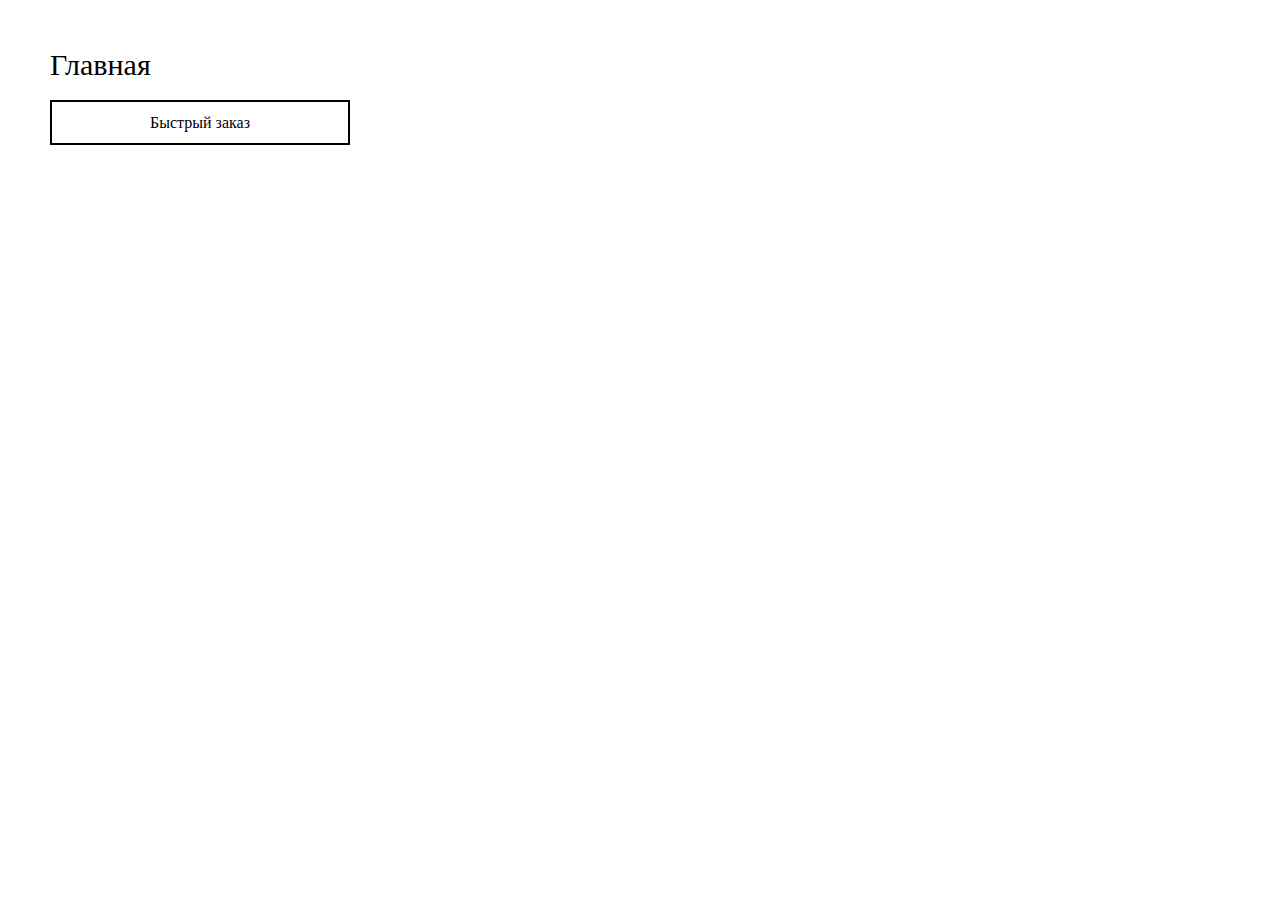
<file: nav.html>
<!DOCTYPE html>
<html lang="ru">

<head>
    <meta charset="UTF-8">
    <meta name="viewport" content="width=device-width, initial-scale=1.0">
    <meta name="description" content="">
    <meta name="keywords" content="">
    <link rel="stylesheet" href="css/libs.min.css">
    <link rel="stylesheet" href="css/style.min.css">
    <link rel="icon" href="img/favicon.svg">
    <title>Главная</title>
</head>



<style>
    .wrapper a {
        font-size: 30px;
        text-transform: capitalize;
    }

    .wrapper button {
        margin-bottom: 25px;
        width: 300px;
        height: 45px;
    }
</style>

<body>

    <div class="wrapper" style="padding: 50px;">
        <a href="index.html" style="display: block; margin-bottom: 20px;">
            Главная
        </a>




        <button style="border: 2px solid #000;margin-bottom: 20px;" data-bs-toggle="modal" data-bs-target="#quickOrder">
            Быстрый заказ
        </button>

    </div>

    <div class="modal conf-modal" id="confModal">
        <div class="modal__bg _close-modal"></div>
        <div class="modal__dialog">
            <button class="modal__close _close-modal">
                <svg width="40" height="40" viewBox="0 0 40 40" fill="none" xmlns="http://www.w3.org/2000/svg">
                    <path d="M20 40C31.028 40 40 31.0276 40 20C40 8.97244 31.028 0 20 0C8.972 0 0 8.97244 0 20C0 31.0276 8.97244 40 20 40ZM20 2.10533C29.8671 2.10533 37.8947 10.1329 37.8947 20C37.8947 29.8671 29.8671 37.8947 20 37.8947C10.1329 37.8947 2.10533 29.8671 2.10533 20C2.10533 10.1329 10.1329 2.10533 20 2.10533Z" fill="white" />
                    <path d="M11.813 28.188C12.0187 28.3938 12.2876 28.496 12.5574 28.496C12.8263 28.496 13.0961 28.3938 13.3014 28.188L20.0005 21.4885L26.6992 28.1871C26.905 28.3929 27.1743 28.4956 27.4436 28.4956C27.713 28.4956 27.9823 28.3929 28.1881 28.1871C28.5992 27.776 28.5992 27.1098 28.1881 26.6987L21.489 20L28.1876 13.3009C28.5987 12.8898 28.5987 12.2232 28.1876 11.8125C27.7765 11.4014 27.1103 11.4014 26.6992 11.8125L20.0005 18.5112L13.3014 11.8125C12.8903 11.4014 12.2241 11.4014 11.813 11.8125C11.4019 12.2236 11.4019 12.8898 11.813 13.3009L18.5121 20L11.813 26.6991C11.4019 27.1107 11.4019 27.7774 11.813 28.188Z" fill="white" />
                </svg>
            </button>
            <div class="modal__scroll">
                <div class="conf-modal__top">
                    <div class="text18 bold-text uppercase-text">
                        Политика в отношении обработки персональных данных
                    </div>
                </div>

                <div class="conf-modal__text">
                    <h3>1. Общие положения и основные термины</h3>
                    <p>
                        Настоящая политика обработки персональных данных составлена в соответствии с требованиями Федерального закона от 27.07.2006. №152-ФЗ «О персональных данных» (далее – <strong>Закон о персональных данных</strong>) и определяет порядок обработки персональных данных и меры по обеспечению безопасности персональных данных.
                        <br>
                    Настоящая политика Оператора в отношении обработки персональных данных (далее – <strong>Политика</strong>) применяется ко всей информации, которую Оператор может получить о посетителях данного веб-сайта.
                    </p>

                    <hr>

                    <h3>2. Основные понятия, используемые в Политике</h3>
                    <p><strong>2.1. Автоматизированная обработка персональных данных</strong> – обработка персональных данных с помощью средств вычислительной техники.</p>
                    <p><strong>2.2. Блокирование персональных данных</strong> – временное прекращение обработки персональных данных (за исключением случаев, если обработка необходима для уточнения персональных данных).</p>
                    <p><strong>2.3. Веб-сайт</strong> – совокупность графических и информационных материалов, а также программ для ЭВМ и баз данных, обеспечивающих их доступность в сети Интернет.</p>
                    <p><strong>2.4. Информационная система персональных данных</strong> — совокупность содержащихся в базах данных персональных данных, и обеспечивающих их обработку информационных технологий и технических средств.</p>
                    <p><strong>2.5. Обезличивание персональных данных</strong> — действия, в результате которых невозможно определить без использования дополнительной информации принадлежность персональных данных конкретному Пользователю или иному субъекту персональных данных.</p>
                    <p><strong>2.6. Обработка персональных данных</strong> – любое действие (операция) или совокупность действий (операций), совершаемых с использованием средств автоматизации или без использования таких средств с персональными данными, включая сбор, запись, систематизацию, накопление, хранение, уточнение (обновление, изменение), извлечение, использование, передачу (распространение, предоставление, доступ), обезличивание, блокирование, удаление, уничтожение персональных данных.</p>
                    <p><strong>2.7. Оператор</strong> – государственный орган, муниципальный орган, юридическое или физическое лицо, самостоятельно или совместно с другими лицами организующие и (или) осуществляющие обработку персональных данных, а также определяющие цели обработки персональных данных, состав персональных данных, подлежащих обработке, действия (операции), совершаемые с персональными данными.</p>
                    <p><strong>2.8. Персональные данные</strong> – любая информация, относящаяся прямо или косвенно к определенному или определяемому Пользователю данного сайта.</p>
                    <p><strong>2.9. Персональные данные, разрешенные субъектом для распространения</strong> – персональные данные, доступ неограниченного круга лиц к которым предоставлен субъектом персональных данных путем дачи согласия на обработку персональных данных, разрешенных субъектом персональных данных для распространения в порядке, предусмотренном Законом о персональных данных (далее - персональные данные, разрешенные для распространения).</p>
                    <p><strong>2.10. Пользователь</strong> – любой посетитель этого сайта.</p>
                    <p><strong>2.11. Предоставление персональных данных</strong> – действия, направленные на раскрытие персональных данных определенному лицу или определенному кругу лиц.</p>
                    <p><strong>2.12. Распространение персональных данных</strong> – любые действия, направленные на раскрытие персональных данных неопределенному кругу лиц (передача персональных данных) или на ознакомление с персональными данными неограниченного круга лиц, в том числе обнародование персональных данных в средствах массовой информации, размещение в информационно-телекоммуникационных сетях или предоставление доступа к персональным данным каким-либо иным способом.</p>
                    <p><strong>2.13. Трансграничная передача персональных данных</strong> – передача персональных данных на территорию иностранного государства органу власти иностранного государства, иностранному физическому или иностранному юридическому лицу.</p>
                    <p><strong>2.14. Уничтожение персональных данных</strong> – любые действия, в результате которых персональные данные уничтожаются безвозвратно с невозможностью дальнейшего восстановления содержания персональных данных в информационной системе персональных данных и (или) уничтожаются материальные носители персональных данных.</p>

                    <hr>

                    <h3>3. Основные права и обязанности Оператора</h3>
                    <p><strong>3.1. Оператор имеет право:</strong></p>
                    <p><strong>3.1.1.</strong> Получать от субъекта персональных данных достоверные информацию и/или документы, содержащие персональные данные;</p>
                    <p><strong>3.1.2.</strong> В случае отзыва субъектом персональных данных согласия на обработку персональных данных Оператор вправе продолжить обработку персональных данных без согласия субъекта персональных данных при наличии оснований, указанных в Законе о персональных данных;</p>
                    <p><strong>3.1.3.</strong> Самостоятельно определять состав и перечень мер, необходимых и достаточных для обеспечения выполнения обязанностей, предусмотренных Законом о персональных данных и принятыми в соответствии с ним нормативными правовыми актами, если иное не предусмотрено Законом о персональных данных или другими федеральными законами.</p>
                    <p><strong>3.2. Оператор обязан:</strong></p>
                    <p><strong>3.2.1.</strong> Предоставлять субъекту персональных данных по его просьбе информацию, касающуюся обработки его персональных данных;</p>
                    <p><strong>3.2.2.</strong> Организовывать обработку персональных данных в порядке, установленном действующим законодательством РФ;</p>
                    <p><strong>3.2.3.</strong> Отвечать на обращения и запросы субъектов персональных данных и их законных представителей в соответствии с требованиями Закона о персональных данных;</p>
                    <p><strong>3.2.4.</strong> Сообщать в уполномоченный орган по защите прав субъектов персональных данных по запросу этого органа необходимую информацию в течение 30 дней с даты получения такого запроса;</p>
                    <p><strong>3.2.5.</strong> Публиковать или иным образом обеспечивать неограниченный доступ к настоящей Политике в отношении обработки персональных данных;</p>
                    <p><strong>3.2.6.</strong> Принимать правовые, организационные и технические меры для защиты персональных данных от неправомерного или случайного доступа к ним, уничтожения, изменения, блокирования, копирования, предоставления, распространения персональных данных, а также от иных неправомерных действий в отношении персональных данных;</p>
                    <p><strong>3.2.7.</strong> Прекратить передачу (распространение, предоставление, доступ) персональных данных, прекратить обработку и уничтожить персональные данные в порядке и случаях, предусмотренных Законом о персональных данных;</p>
                    <p><strong>3.2.8.</strong> Исполнять иные обязанности, предусмотренные Законом о персональных данных.</p>
                </div>
            </div>
        </div>
    </div>

    <!--  -->
    <script src="js/libs.min.js"></script>
    <script src="js/main.min.js"></script>

</body>

</html>
</file>
<file: css/libs.min.css>
@font-face{font-family:'swiper-icons';src:url("data:application/font-woff;charset=utf-8;base64, [base64]//wADZ2x5ZgAAAywAAADMAAAD2MHtryVoZWFkAAABbAAAADAAAAA2E2+eoWhoZWEAAAGcAAAAHwAAACQC9gDzaG10eAAAAigAAAAZAAAArgJkABFsb2NhAAAC0AAAAFoAAABaFQAUGG1heHAAAAG8AAAAHwAAACAAcABAbmFtZQAAA/gAAAE5AAACXvFdBwlwb3N0AAAFNAAAAGIAAACE5s74hXjaY2BkYGAAYpf5Hu/j+W2+MnAzMYDAzaX6QjD6/4//Bxj5GA8AuRwMYGkAPywL13jaY2BkYGA88P8Agx4j+/8fQDYfA1AEBWgDAIB2BOoAeNpjYGRgYNBh4GdgYgABEMnIABJzYNADCQAACWgAsQB42mNgYfzCOIGBlYGB0YcxjYGBwR1Kf2WQZGhhYGBiYGVmgAFGBiQQkOaawtDAoMBQxXjg/wEGPcYDDA4wNUA2CCgwsAAAO4EL6gAAeNpj2M0gyAACqxgGNWBkZ2D4/wMA+xkDdgAAAHjaY2BgYGaAYBkGRgYQiAHyGMF8FgYHIM3DwMHABGQrMOgyWDLEM1T9/w8UBfEMgLzE////P/5//f/V/xv+r4eaAAeMbAxwIUYmIMHEgKYAYjUcsDAwsLKxc3BycfPw8jEQA/[base64]/uznmfPFBNODM2K7MTQ45YEAZqGP81AmGGcF3iPqOop0r1SPTaTbVkfUe4HXj97wYE+yNwWYxwWu4v1ugWHgo3S1XdZEVqWM7ET0cfnLGxWfkgR42o2PvWrDMBSFj/IHLaF0zKjRgdiVMwScNRAoWUoH78Y2icB/yIY09An6AH2Bdu/UB+yxopYshQiEvnvu0dURgDt8QeC8PDw7Fpji3fEA4z/PEJ6YOB5hKh4dj3EvXhxPqH/SKUY3rJ7srZ4FZnh1PMAtPhwP6fl2PMJMPDgeQ4rY8YT6Gzao0eAEA409DuggmTnFnOcSCiEiLMgxCiTI6Cq5DZUd3Qmp10vO0LaLTd2cjN4fOumlc7lUYbSQcZFkutRG7g6JKZKy0RmdLY680CDnEJ+UMkpFFe1RN7nxdVpXrC4aTtnaurOnYercZg2YVmLN/d/gczfEimrE/fs/bOuq29Zmn8tloORaXgZgGa78yO9/cnXm2BpaGvq25Dv9S4E9+5SIc9PqupJKhYFSSl47+Qcr1mYNAAAAeNptw0cKwkAAAMDZJA8Q7OUJvkLsPfZ6zFVERPy8qHh2YER+3i/BP83vIBLLySsoKimrqKqpa2hp6+jq6RsYGhmbmJqZSy0sraxtbO3sHRydnEMU4uR6yx7JJXveP7WrDycAAAAAAAH//wACeNpjYGRgYOABYhkgZgJCZgZNBkYGLQZtIJsFLMYAAAw3ALgAeNolizEKgDAQBCchRbC2sFER0YD6qVQiBCv/H9ezGI6Z5XBAw8CBK/m5iQQVauVbXLnOrMZv2oLdKFa8Pjuru2hJzGabmOSLzNMzvutpB3N42mNgZGBg4GKQYzBhYMxJLMlj4GBgAYow/P/PAJJhLM6sSoWKfWCAAwDAjgbRAAB42mNgYGBkAIIbCZo5IPrmUn0hGA0AO8EFTQAA");font-weight:400;font-style:normal}:root{--swiper-theme-color: #007aff}.swiper{margin-left:auto;margin-right:auto;position:relative;overflow:hidden;list-style:none;padding:0;z-index:1}.swiper-vertical>.swiper-wrapper{flex-direction:column}.swiper-wrapper{position:relative;width:100%;height:100%;z-index:1;display:flex;transition-property:transform;box-sizing:content-box}.swiper-android .swiper-slide,.swiper-wrapper{transform:translate3d(0px, 0, 0)}.swiper-pointer-events{touch-action:pan-y}.swiper-pointer-events.swiper-vertical{touch-action:pan-x}.swiper-slide{flex-shrink:0;width:100%;height:100%;position:relative;transition-property:transform}.swiper-slide-invisible-blank{visibility:hidden}.swiper-autoheight,.swiper-autoheight .swiper-slide{height:auto}.swiper-autoheight .swiper-wrapper{align-items:flex-start;transition-property:transform, height}.swiper-backface-hidden .swiper-slide{transform:translateZ(0);-webkit-backface-visibility:hidden;backface-visibility:hidden}.swiper-3d,.swiper-3d.swiper-css-mode .swiper-wrapper{perspective:1200px}.swiper-3d .swiper-wrapper,.swiper-3d .swiper-slide,.swiper-3d .swiper-slide-shadow,.swiper-3d .swiper-slide-shadow-left,.swiper-3d .swiper-slide-shadow-right,.swiper-3d .swiper-slide-shadow-top,.swiper-3d .swiper-slide-shadow-bottom,.swiper-3d .swiper-cube-shadow{transform-style:preserve-3d}.swiper-3d .swiper-slide-shadow,.swiper-3d .swiper-slide-shadow-left,.swiper-3d .swiper-slide-shadow-right,.swiper-3d .swiper-slide-shadow-top,.swiper-3d .swiper-slide-shadow-bottom{position:absolute;left:0;top:0;width:100%;height:100%;pointer-events:none;z-index:10}.swiper-3d .swiper-slide-shadow{background:rgba(0,0,0,0.15)}.swiper-3d .swiper-slide-shadow-left{background-image:linear-gradient(to left, rgba(0,0,0,0.5), rgba(0,0,0,0))}.swiper-3d .swiper-slide-shadow-right{background-image:linear-gradient(to right, rgba(0,0,0,0.5), rgba(0,0,0,0))}.swiper-3d .swiper-slide-shadow-top{background-image:linear-gradient(to top, rgba(0,0,0,0.5), rgba(0,0,0,0))}.swiper-3d .swiper-slide-shadow-bottom{background-image:linear-gradient(to bottom, rgba(0,0,0,0.5), rgba(0,0,0,0))}.swiper-css-mode>.swiper-wrapper{overflow:auto;scrollbar-width:none;-ms-overflow-style:none}.swiper-css-mode>.swiper-wrapper::-webkit-scrollbar{display:none}.swiper-css-mode>.swiper-wrapper>.swiper-slide{scroll-snap-align:start start}.swiper-horizontal.swiper-css-mode>.swiper-wrapper{scroll-snap-type:x mandatory}.swiper-vertical.swiper-css-mode>.swiper-wrapper{scroll-snap-type:y mandatory}.swiper-centered>.swiper-wrapper::before{content:'';flex-shrink:0;order:9999}.swiper-centered.swiper-horizontal>.swiper-wrapper>.swiper-slide:first-child{margin-inline-start:var(--swiper-centered-offset-before)}.swiper-centered.swiper-horizontal>.swiper-wrapper::before{height:100%;min-height:1px;width:var(--swiper-centered-offset-after)}.swiper-centered.swiper-vertical>.swiper-wrapper>.swiper-slide:first-child{margin-block-start:var(--swiper-centered-offset-before)}.swiper-centered.swiper-vertical>.swiper-wrapper::before{width:100%;min-width:1px;height:var(--swiper-centered-offset-after)}.swiper-centered>.swiper-wrapper>.swiper-slide{scroll-snap-align:center center}.swiper-virtual .swiper-slide{-webkit-backface-visibility:hidden;transform:translateZ(0)}.swiper-virtual.swiper-css-mode .swiper-wrapper::after{content:'';position:absolute;left:0;top:0;pointer-events:none}.swiper-virtual.swiper-css-mode.swiper-horizontal .swiper-wrapper::after{height:1px;width:var(--swiper-virtual-size)}.swiper-virtual.swiper-css-mode.swiper-vertical .swiper-wrapper::after{width:1px;height:var(--swiper-virtual-size)}:root{--swiper-navigation-size: 44px}.swiper-button-prev,.swiper-button-next{position:absolute;top:50%;width:calc(var(--swiper-navigation-size) / 44 * 27);height:var(--swiper-navigation-size);margin-top:calc(0px - (var(--swiper-navigation-size) / 2));z-index:10;cursor:pointer;display:flex;align-items:center;justify-content:center;color:var(--swiper-navigation-color, var(--swiper-theme-color))}.swiper-button-prev.swiper-button-disabled,.swiper-button-next.swiper-button-disabled{opacity:0.35;cursor:auto;pointer-events:none}.swiper-button-prev:after,.swiper-button-next:after{font-family:swiper-icons;font-size:var(--swiper-navigation-size);text-transform:none !important;letter-spacing:0;text-transform:none;font-variant:initial;line-height:1}.swiper-button-prev,.swiper-rtl .swiper-button-next{left:10px;right:auto}.swiper-button-prev:after,.swiper-rtl .swiper-button-next:after{content:'prev'}.swiper-button-next,.swiper-rtl .swiper-button-prev{right:10px;left:auto}.swiper-button-next:after,.swiper-rtl .swiper-button-prev:after{content:'next'}.swiper-button-lock{display:none}.swiper-pagination{position:absolute;text-align:center;transition:300ms opacity;transform:translate3d(0, 0, 0);z-index:10}.swiper-pagination.swiper-pagination-hidden{opacity:0}.swiper-pagination-fraction,.swiper-pagination-custom,.swiper-horizontal>.swiper-pagination-bullets,.swiper-pagination-bullets.swiper-pagination-horizontal{bottom:10px;left:0;width:100%}.swiper-pagination-bullets-dynamic{overflow:hidden;font-size:0}.swiper-pagination-bullets-dynamic .swiper-pagination-bullet{transform:scale(0.33);position:relative}.swiper-pagination-bullets-dynamic .swiper-pagination-bullet-active{transform:scale(1)}.swiper-pagination-bullets-dynamic .swiper-pagination-bullet-active-main{transform:scale(1)}.swiper-pagination-bullets-dynamic .swiper-pagination-bullet-active-prev{transform:scale(0.66)}.swiper-pagination-bullets-dynamic .swiper-pagination-bullet-active-prev-prev{transform:scale(0.33)}.swiper-pagination-bullets-dynamic .swiper-pagination-bullet-active-next{transform:scale(0.66)}.swiper-pagination-bullets-dynamic .swiper-pagination-bullet-active-next-next{transform:scale(0.33)}.swiper-pagination-bullet{width:var(--swiper-pagination-bullet-width, var(--swiper-pagination-bullet-size, 8px));height:var(--swiper-pagination-bullet-height, var(--swiper-pagination-bullet-size, 8px));display:inline-block;border-radius:50%;background:var(--swiper-pagination-bullet-inactive-color, #000);opacity:var(--swiper-pagination-bullet-inactive-opacity, 0.2)}button.swiper-pagination-bullet{border:none;margin:0;padding:0;box-shadow:none;-webkit-appearance:none;appearance:none}.swiper-pagination-clickable .swiper-pagination-bullet{cursor:pointer}.swiper-pagination-bullet:only-child{display:none !important}.swiper-pagination-bullet-active{opacity:var(--swiper-pagination-bullet-opacity, 1);background:var(--swiper-pagination-color, var(--swiper-theme-color))}.swiper-vertical>.swiper-pagination-bullets,.swiper-pagination-vertical.swiper-pagination-bullets{right:10px;top:50%;transform:translate3d(0px, -50%, 0)}.swiper-vertical>.swiper-pagination-bullets .swiper-pagination-bullet,.swiper-pagination-vertical.swiper-pagination-bullets .swiper-pagination-bullet{margin:var(--swiper-pagination-bullet-vertical-gap, 6px) 0;display:block}.swiper-vertical>.swiper-pagination-bullets.swiper-pagination-bullets-dynamic,.swiper-pagination-vertical.swiper-pagination-bullets.swiper-pagination-bullets-dynamic{top:50%;transform:translateY(-50%);width:8px}.swiper-vertical>.swiper-pagination-bullets.swiper-pagination-bullets-dynamic .swiper-pagination-bullet,.swiper-pagination-vertical.swiper-pagination-bullets.swiper-pagination-bullets-dynamic .swiper-pagination-bullet{display:inline-block;transition:200ms transform, 200ms top}.swiper-horizontal>.swiper-pagination-bullets .swiper-pagination-bullet,.swiper-pagination-horizontal.swiper-pagination-bullets .swiper-pagination-bullet{margin:0 var(--swiper-pagination-bullet-horizontal-gap, 4px)}.swiper-horizontal>.swiper-pagination-bullets.swiper-pagination-bullets-dynamic,.swiper-pagination-horizontal.swiper-pagination-bullets.swiper-pagination-bullets-dynamic{left:50%;transform:translateX(-50%);white-space:nowrap}.swiper-horizontal>.swiper-pagination-bullets.swiper-pagination-bullets-dynamic .swiper-pagination-bullet,.swiper-pagination-horizontal.swiper-pagination-bullets.swiper-pagination-bullets-dynamic .swiper-pagination-bullet{transition:200ms transform, 200ms left}.swiper-horizontal.swiper-rtl>.swiper-pagination-bullets-dynamic .swiper-pagination-bullet{transition:200ms transform, 200ms right}.swiper-pagination-progressbar{background:rgba(0,0,0,0.25);position:absolute}.swiper-pagination-progressbar .swiper-pagination-progressbar-fill{background:var(--swiper-pagination-color, var(--swiper-theme-color));position:absolute;left:0;top:0;width:100%;height:100%;transform:scale(0);transform-origin:left top}.swiper-rtl .swiper-pagination-progressbar .swiper-pagination-progressbar-fill{transform-origin:right top}.swiper-horizontal>.swiper-pagination-progressbar,.swiper-pagination-progressbar.swiper-pagination-horizontal,.swiper-vertical>.swiper-pagination-progressbar.swiper-pagination-progressbar-opposite,.swiper-pagination-progressbar.swiper-pagination-vertical.swiper-pagination-progressbar-opposite{width:100%;height:4px;left:0;top:0}.swiper-vertical>.swiper-pagination-progressbar,.swiper-pagination-progressbar.swiper-pagination-vertical,.swiper-horizontal>.swiper-pagination-progressbar.swiper-pagination-progressbar-opposite,.swiper-pagination-progressbar.swiper-pagination-horizontal.swiper-pagination-progressbar-opposite{width:4px;height:100%;left:0;top:0}.swiper-pagination-lock{display:none}.swiper-scrollbar{border-radius:10px;position:relative;-ms-touch-action:none;background:rgba(0,0,0,0.1)}.swiper-horizontal>.swiper-scrollbar{position:absolute;left:1%;bottom:3px;z-index:50;height:5px;width:98%}.swiper-vertical>.swiper-scrollbar{position:absolute;right:3px;top:1%;z-index:50;width:5px;height:98%}.swiper-scrollbar-drag{height:100%;width:100%;position:relative;background:rgba(0,0,0,0.5);border-radius:10px;left:0;top:0}.swiper-scrollbar-cursor-drag{cursor:move}.swiper-scrollbar-lock{display:none}.swiper-zoom-container{width:100%;height:100%;display:flex;justify-content:center;align-items:center;text-align:center}.swiper-zoom-container>img,.swiper-zoom-container>svg,.swiper-zoom-container>canvas{max-width:100%;max-height:100%;object-fit:contain}.swiper-slide-zoomed{cursor:move}.swiper-lazy-preloader{width:42px;height:42px;position:absolute;left:50%;top:50%;margin-left:-21px;margin-top:-21px;z-index:10;transform-origin:50%;box-sizing:border-box;border:4px solid var(--swiper-preloader-color, var(--swiper-theme-color));border-radius:50%;border-top-color:transparent}.swiper-slide-visible .swiper-lazy-preloader{animation:swiper-preloader-spin 1s infinite linear}.swiper-lazy-preloader-white{--swiper-preloader-color: #fff}.swiper-lazy-preloader-black{--swiper-preloader-color: #000}@keyframes swiper-preloader-spin{0%{transform:rotate(0deg)}100%{transform:rotate(360deg)}}.swiper .swiper-notification{position:absolute;left:0;top:0;pointer-events:none;opacity:0;z-index:-1000}.swiper-free-mode>.swiper-wrapper{transition-timing-function:ease-out;margin:0 auto}.swiper-grid>.swiper-wrapper{flex-wrap:wrap}.swiper-grid-column>.swiper-wrapper{flex-wrap:wrap;flex-direction:column}.swiper-fade.swiper-free-mode .swiper-slide{transition-timing-function:ease-out}.swiper-fade .swiper-slide{pointer-events:none;transition-property:opacity}.swiper-fade .swiper-slide .swiper-slide{pointer-events:none}.swiper-fade .swiper-slide-active,.swiper-fade .swiper-slide-active .swiper-slide-active{pointer-events:auto}.swiper-cube{overflow:visible}.swiper-cube .swiper-slide{pointer-events:none;-webkit-backface-visibility:hidden;backface-visibility:hidden;z-index:1;visibility:hidden;transform-origin:0 0;width:100%;height:100%}.swiper-cube .swiper-slide .swiper-slide{pointer-events:none}.swiper-cube.swiper-rtl .swiper-slide{transform-origin:100% 0}.swiper-cube .swiper-slide-active,.swiper-cube .swiper-slide-active .swiper-slide-active{pointer-events:auto}.swiper-cube .swiper-slide-active,.swiper-cube .swiper-slide-next,.swiper-cube .swiper-slide-prev,.swiper-cube .swiper-slide-next+.swiper-slide{pointer-events:auto;visibility:visible}.swiper-cube .swiper-slide-shadow-top,.swiper-cube .swiper-slide-shadow-bottom,.swiper-cube .swiper-slide-shadow-left,.swiper-cube .swiper-slide-shadow-right{z-index:0;-webkit-backface-visibility:hidden;backface-visibility:hidden}.swiper-cube .swiper-cube-shadow{position:absolute;left:0;bottom:0px;width:100%;height:100%;opacity:0.6;z-index:0}.swiper-cube .swiper-cube-shadow:before{content:'';background:#000;position:absolute;left:0;top:0;bottom:0;right:0;filter:blur(50px)}.swiper-flip{overflow:visible}.swiper-flip .swiper-slide{pointer-events:none;-webkit-backface-visibility:hidden;backface-visibility:hidden;z-index:1}.swiper-flip .swiper-slide .swiper-slide{pointer-events:none}.swiper-flip .swiper-slide-active,.swiper-flip .swiper-slide-active .swiper-slide-active{pointer-events:auto}.swiper-flip .swiper-slide-shadow-top,.swiper-flip .swiper-slide-shadow-bottom,.swiper-flip .swiper-slide-shadow-left,.swiper-flip .swiper-slide-shadow-right{z-index:0;-webkit-backface-visibility:hidden;backface-visibility:hidden}.swiper-creative .swiper-slide{-webkit-backface-visibility:hidden;backface-visibility:hidden;overflow:hidden;transition-property:transform, opacity, height}.swiper-cards{overflow:visible}.swiper-cards .swiper-slide{transform-origin:center bottom;-webkit-backface-visibility:hidden;backface-visibility:hidden;overflow:hidden}

.carousel{position:relative;box-sizing:border-box}.carousel *,.carousel *:before,.carousel *:after{box-sizing:inherit}.carousel.is-draggable{cursor:move;cursor:grab}.carousel.is-dragging{cursor:move;cursor:grabbing}.carousel__viewport{position:relative;overflow:hidden;max-width:100%;max-height:100%}.carousel__track{display:flex}.carousel__slide{flex:0 0 auto;width:var(--carousel-slide-width, 60%);max-width:100%;padding:1rem;position:relative;overflow-x:hidden;overflow-y:auto;overscroll-behavior:contain}.has-dots{margin-bottom:calc(0.5rem + 22px)}.carousel__dots{margin:0 auto;padding:0;position:absolute;top:calc(100% + 0.5rem);left:0;right:0;display:flex;justify-content:center;list-style:none;user-select:none}.carousel__dots .carousel__dot{margin:0;padding:0;display:block;position:relative;width:22px;height:22px;cursor:pointer}.carousel__dots .carousel__dot:after{content:"";width:8px;height:8px;border-radius:50%;position:absolute;top:50%;left:50%;transform:translate(-50%, -50%);background-color:currentColor;opacity:.25;transition:opacity .15s ease-in-out}.carousel__dots .carousel__dot.is-selected:after{opacity:1}.carousel__button{width:var(--carousel-button-width, 48px);height:var(--carousel-button-height, 48px);padding:0;border:0;display:flex;justify-content:center;align-items:center;pointer-events:all;cursor:pointer;color:var(--carousel-button-color, currentColor);background:var(--carousel-button-bg, transparent);border-radius:var(--carousel-button-border-radius, 50%);box-shadow:var(--carousel-button-shadow, none);transition:opacity .15s ease}.carousel__button.is-prev,.carousel__button.is-next{position:absolute;top:50%;transform:translateY(-50%)}.carousel__button.is-prev{left:10px}.carousel__button.is-next{right:10px}.carousel__button[disabled]{cursor:default;opacity:.3}.carousel__button svg{width:var(--carousel-button-svg-width, 50%);height:var(--carousel-button-svg-height, 50%);fill:none;stroke:currentColor;stroke-width:var(--carousel-button-svg-stroke-width, 1.5);stroke-linejoin:bevel;stroke-linecap:round;filter:var(--carousel-button-svg-filter, none);pointer-events:none}html.with-fancybox{scroll-behavior:auto}body.compensate-for-scrollbar{overflow:hidden !important;touch-action:none}.fancybox__container{position:fixed;top:0;left:0;bottom:0;right:0;direction:ltr;margin:0;padding:env(safe-area-inset-top, 0px) env(safe-area-inset-right, 0px) env(safe-area-inset-bottom, 0px) env(safe-area-inset-left, 0px);box-sizing:border-box;display:flex;flex-direction:column;color:var(--fancybox-color, #fff);-webkit-tap-highlight-color:rgba(0,0,0,0);overflow:hidden;z-index:1050;outline:none;transform-origin:top left;--carousel-button-width: 48px;--carousel-button-height: 48px;--carousel-button-svg-width: 24px;--carousel-button-svg-height: 24px;--carousel-button-svg-stroke-width: 2.5;--carousel-button-svg-filter: drop-shadow(1px 1px 1px rgba(0, 0, 0, 0.4))}.fancybox__container *,.fancybox__container *::before,.fancybox__container *::after{box-sizing:inherit}.fancybox__container :focus{outline:none}body:not(.is-using-mouse) .fancybox__container :focus{box-shadow:0 0 0 1px #fff,0 0 0 2px var(--fancybox-accent-color, rgba(1,210,232,0.94))}@media all and (min-width: 1024px){.fancybox__container{--carousel-button-width:48px;--carousel-button-height:48px;--carousel-button-svg-width:27px;--carousel-button-svg-height:27px}}.fancybox__backdrop{position:absolute;top:0;right:0;bottom:0;left:0;z-index:-1;background:var(--fancybox-bg, rgba(24,24,27,0.92))}.fancybox__carousel{position:relative;flex:1 1 auto;min-height:0;height:100%;z-index:10}.fancybox__carousel.has-dots{margin-bottom:calc(0.5rem + 22px)}.fancybox__viewport{position:relative;width:100%;height:100%;overflow:visible;cursor:default}.fancybox__track{display:flex;height:100%}.fancybox__slide{flex:0 0 auto;width:100%;max-width:100%;margin:0;padding:48px 8px 8px 8px;position:relative;overscroll-behavior:contain;display:flex;flex-direction:column;outline:0;overflow:auto;--carousel-button-width: 36px;--carousel-button-height: 36px;--carousel-button-svg-width: 22px;--carousel-button-svg-height: 22px}.fancybox__slide::before,.fancybox__slide::after{content:"";flex:0 0 0;margin:auto}@media all and (min-width: 1024px){.fancybox__slide{padding:64px 100px}}.fancybox__content{margin:0 env(safe-area-inset-right, 0px) 0 env(safe-area-inset-left, 0px);padding:36px;color:var(--fancybox-content-color, #374151);background:var(--fancybox-content-bg, #fff);position:relative;align-self:center;display:flex;flex-direction:column;z-index:20}.fancybox__content :focus:not(.carousel__button.is-close){outline:thin dotted;box-shadow:none}.fancybox__caption{align-self:center;max-width:100%;margin:0;padding:1rem 0 0 0;line-height:1.375;color:var(--fancybox-color, currentColor);visibility:visible;cursor:auto;flex-shrink:0;overflow-wrap:anywhere}.is-loading .fancybox__caption{visibility:hidden}.fancybox__container>.carousel__dots{top:100%;color:var(--fancybox-color, #fff)}.fancybox__nav .carousel__button{z-index:40}.fancybox__nav .carousel__button.is-next{right:8px}@media all and (min-width: 1024px){.fancybox__nav .carousel__button.is-next{right:40px}}.fancybox__nav .carousel__button.is-prev{left:8px}@media all and (min-width: 1024px){.fancybox__nav .carousel__button.is-prev{left:40px}}.carousel__button.is-close{position:absolute;top:8px;right:8px;top:calc(env(safe-area-inset-top, 0px) + 8px);right:calc(env(safe-area-inset-right, 0px) + 8px);z-index:40}@media all and (min-width: 1024px){.carousel__button.is-close{right:40px}}.fancybox__content>.carousel__button.is-close{position:absolute;top:-40px;right:0;color:var(--fancybox-color, #fff)}.fancybox__no-click,.fancybox__no-click button{pointer-events:none}.fancybox__spinner{position:absolute;top:50%;left:50%;transform:translate(-50%, -50%);width:50px;height:50px;color:var(--fancybox-color, currentColor)}.fancybox__slide .fancybox__spinner{cursor:pointer;z-index:1053}.fancybox__spinner svg{animation:fancybox-rotate 2s linear infinite;transform-origin:center center;position:absolute;top:0;right:0;bottom:0;left:0;margin:auto;width:100%;height:100%}.fancybox__spinner svg circle{fill:none;stroke-width:2.75;stroke-miterlimit:10;stroke-dasharray:1,200;stroke-dashoffset:0;animation:fancybox-dash 1.5s ease-in-out infinite;stroke-linecap:round;stroke:currentColor}@keyframes fancybox-rotate{100%{transform:rotate(360deg)}}@keyframes fancybox-dash{0%{stroke-dasharray:1,200;stroke-dashoffset:0}50%{stroke-dasharray:89,200;stroke-dashoffset:-35px}100%{stroke-dasharray:89,200;stroke-dashoffset:-124px}}.fancybox__backdrop,.fancybox__caption,.fancybox__nav,.carousel__dots,.carousel__button.is-close{opacity:var(--fancybox-opacity, 1)}.fancybox__container.is-animated[aria-hidden=false] .fancybox__backdrop,.fancybox__container.is-animated[aria-hidden=false] .fancybox__caption,.fancybox__container.is-animated[aria-hidden=false] .fancybox__nav,.fancybox__container.is-animated[aria-hidden=false] .carousel__dots,.fancybox__container.is-animated[aria-hidden=false] .carousel__button.is-close{animation:.15s ease backwards fancybox-fadeIn}.fancybox__container.is-animated.is-closing .fancybox__backdrop,.fancybox__container.is-animated.is-closing .fancybox__caption,.fancybox__container.is-animated.is-closing .fancybox__nav,.fancybox__container.is-animated.is-closing .carousel__dots,.fancybox__container.is-animated.is-closing .carousel__button.is-close{animation:.15s ease both fancybox-fadeOut}.fancybox-fadeIn{animation:.15s ease both fancybox-fadeIn}.fancybox-fadeOut{animation:.1s ease both fancybox-fadeOut}.fancybox-zoomInUp{animation:.2s ease both fancybox-zoomInUp}.fancybox-zoomOutDown{animation:.15s ease both fancybox-zoomOutDown}.fancybox-throwOutUp{animation:.15s ease both fancybox-throwOutUp}.fancybox-throwOutDown{animation:.15s ease both fancybox-throwOutDown}@keyframes fancybox-fadeIn{from{opacity:0}to{opacity:1}}@keyframes fancybox-fadeOut{to{opacity:0}}@keyframes fancybox-zoomInUp{from{transform:scale(0.97) translate3d(0, 16px, 0);opacity:0}to{transform:scale(1) translate3d(0, 0, 0);opacity:1}}@keyframes fancybox-zoomOutDown{to{transform:scale(0.97) translate3d(0, 16px, 0);opacity:0}}@keyframes fancybox-throwOutUp{to{transform:translate3d(0, -30%, 0);opacity:0}}@keyframes fancybox-throwOutDown{to{transform:translate3d(0, 30%, 0);opacity:0}}.fancybox__carousel .carousel__slide{scrollbar-width:thin;scrollbar-color:#ccc rgba(255,255,255,0.1)}.fancybox__carousel .carousel__slide::-webkit-scrollbar{width:8px;height:8px}.fancybox__carousel .carousel__slide::-webkit-scrollbar-track{background-color:rgba(255,255,255,0.1)}.fancybox__carousel .carousel__slide::-webkit-scrollbar-thumb{background-color:#ccc;border-radius:2px;box-shadow:inset 0 0 4px rgba(0,0,0,0.2)}.fancybox__carousel.is-draggable .fancybox__slide,.fancybox__carousel.is-draggable .fancybox__slide .fancybox__content{cursor:move;cursor:grab}.fancybox__carousel.is-dragging .fancybox__slide,.fancybox__carousel.is-dragging .fancybox__slide .fancybox__content{cursor:move;cursor:grabbing}.fancybox__carousel .fancybox__slide .fancybox__content{cursor:auto}.fancybox__carousel .fancybox__slide.can-zoom_in .fancybox__content{cursor:zoom-in}.fancybox__carousel .fancybox__slide.can-zoom_out .fancybox__content{cursor:zoom-out}.fancybox__carousel .fancybox__slide.is-draggable .fancybox__content{cursor:move;cursor:grab}.fancybox__carousel .fancybox__slide.is-dragging .fancybox__content{cursor:move;cursor:grabbing}.fancybox__image{transform-origin:0 0;user-select:none;transition:none}.has-image .fancybox__content{padding:0;background:rgba(0,0,0,0);min-height:1px}.is-closing .has-image .fancybox__content{overflow:visible}.has-image[data-image-fit=contain]{overflow:visible;touch-action:none}.has-image[data-image-fit=contain] .fancybox__content{flex-direction:row;flex-wrap:wrap}.has-image[data-image-fit=contain] .fancybox__image{max-width:100%;max-height:100%;object-fit:contain}.has-image[data-image-fit=contain-w]{overflow-x:hidden;overflow-y:auto}.has-image[data-image-fit=contain-w] .fancybox__content{min-height:auto}.has-image[data-image-fit=contain-w] .fancybox__image{max-width:100%;height:auto}.has-image[data-image-fit=cover]{overflow:visible;touch-action:none}.has-image[data-image-fit=cover] .fancybox__content{width:100%;height:100%}.has-image[data-image-fit=cover] .fancybox__image{width:100%;height:100%;object-fit:cover}.fancybox__carousel .fancybox__slide.has-iframe .fancybox__content,.fancybox__carousel .fancybox__slide.has-map .fancybox__content,.fancybox__carousel .fancybox__slide.has-pdf .fancybox__content,.fancybox__carousel .fancybox__slide.has-video .fancybox__content,.fancybox__carousel .fancybox__slide.has-html5video .fancybox__content{max-width:100%;flex-shrink:1;min-height:1px;overflow:visible}.fancybox__carousel .fancybox__slide.has-iframe .fancybox__content,.fancybox__carousel .fancybox__slide.has-map .fancybox__content,.fancybox__carousel .fancybox__slide.has-pdf .fancybox__content{width:100%;height:80%}.fancybox__carousel .fancybox__slide.has-video .fancybox__content,.fancybox__carousel .fancybox__slide.has-html5video .fancybox__content{width:960px;height:540px;max-width:100%;max-height:100%}.fancybox__carousel .fancybox__slide.has-map .fancybox__content,.fancybox__carousel .fancybox__slide.has-pdf .fancybox__content,.fancybox__carousel .fancybox__slide.has-video .fancybox__content,.fancybox__carousel .fancybox__slide.has-html5video .fancybox__content{padding:0;background:rgba(24,24,27,0.9);color:#fff}.fancybox__carousel .fancybox__slide.has-map .fancybox__content{background:#e5e3df}.fancybox__html5video,.fancybox__iframe{border:0;display:block;height:100%;width:100%;background:rgba(0,0,0,0)}.fancybox-placeholder{position:absolute;width:1px;height:1px;padding:0;margin:-1px;overflow:hidden;clip:rect(0, 0, 0, 0);white-space:nowrap;border-width:0}.fancybox__thumbs{flex:0 0 auto;position:relative;padding:0px 3px;opacity:var(--fancybox-opacity, 1)}.fancybox__container.is-animated[aria-hidden=false] .fancybox__thumbs{animation:.15s ease-in backwards fancybox-fadeIn}.fancybox__container.is-animated.is-closing .fancybox__thumbs{opacity:0}.fancybox__thumbs .carousel__slide{flex:0 0 auto;width:var(--fancybox-thumbs-width, 96px);margin:0;padding:8px 3px;box-sizing:content-box;display:flex;align-items:center;justify-content:center;overflow:visible;cursor:pointer}.fancybox__thumbs .carousel__slide .fancybox__thumb::after{content:"";position:absolute;top:0;left:0;right:0;bottom:0;border-width:5px;border-style:solid;border-color:var(--fancybox-accent-color, rgba(34,213,233,0.96));opacity:0;transition:opacity .15s ease;border-radius:var(--fancybox-thumbs-border-radius, 4px)}.fancybox__thumbs .carousel__slide.is-nav-selected .fancybox__thumb::after{opacity:.92}.fancybox__thumbs .carousel__slide>*{pointer-events:none;user-select:none}.fancybox__thumb{position:relative;width:100%;padding-top:calc(100%/(var(--fancybox-thumbs-ratio, 1.5)));background-size:cover;background-position:center center;background-color:rgba(255,255,255,0.1);background-repeat:no-repeat;border-radius:var(--fancybox-thumbs-border-radius, 4px)}.fancybox__toolbar{position:absolute;top:0;right:0;left:0;z-index:20;background:linear-gradient(to top, rgba(0,0,0,0) 0%, rgba(0,0,0,0.006) 8.1%, rgba(0,0,0,0.021) 15.5%, rgba(0,0,0,0.046) 22.5%, rgba(0,0,0,0.077) 29%, rgba(0,0,0,0.114) 35.3%, rgba(0,0,0,0.155) 41.2%, rgba(0,0,0,0.198) 47.1%, rgba(0,0,0,0.242) 52.9%, rgba(0,0,0,0.285) 58.8%, rgba(0,0,0,0.326) 64.7%, rgba(0,0,0,0.363) 71%, rgba(0,0,0,0.394) 77.5%, rgba(0,0,0,0.419) 84.5%, rgba(0,0,0,0.434) 91.9%, rgba(0,0,0,0.44) 100%);padding:0;touch-action:none;display:flex;justify-content:space-between;--carousel-button-svg-width: 20px;--carousel-button-svg-height: 20px;opacity:var(--fancybox-opacity, 1);text-shadow:var(--fancybox-toolbar-text-shadow, 1px 1px 1px rgba(0,0,0,0.4))}@media all and (min-width: 1024px){.fancybox__toolbar{padding:8px}}.fancybox__container.is-animated[aria-hidden=false] .fancybox__toolbar{animation:.15s ease-in backwards fancybox-fadeIn}.fancybox__container.is-animated.is-closing .fancybox__toolbar{opacity:0}.fancybox__toolbar__items{display:flex}.fancybox__toolbar__items--left{margin-right:auto}.fancybox__toolbar__items--center{position:absolute;left:50%;transform:translateX(-50%)}.fancybox__toolbar__items--right{margin-left:auto}@media (max-width: 640px){.fancybox__toolbar__items--center:not(:last-child){display:none}}.fancybox__counter{min-width:72px;padding:0 10px;line-height:var(--carousel-button-height, 48px);text-align:center;font-size:17px;font-variant-numeric:tabular-nums;-webkit-font-smoothing:subpixel-antialiased}.fancybox__progress{background:var(--fancybox-accent-color, rgba(34,213,233,0.96));height:3px;left:0;position:absolute;right:0;top:0;transform:scaleX(0);transform-origin:0;transition-property:transform;transition-timing-function:linear;z-index:30;user-select:none}.fancybox__container:fullscreen::backdrop{opacity:0}.fancybox__button--fullscreen g:nth-child(2){display:none}.fancybox__container:fullscreen .fancybox__button--fullscreen g:nth-child(1){display:none}.fancybox__container:fullscreen .fancybox__button--fullscreen g:nth-child(2){display:block}.fancybox__button--slideshow g:nth-child(2){display:none}.fancybox__container.has-slideshow .fancybox__button--slideshow g:nth-child(1){display:none}.fancybox__container.has-slideshow .fancybox__button--slideshow g:nth-child(2){display:block}

/*# sourceMappingURL=../sourcemaps/libs.min.css.map */
</file>
<file: css/style.min.css>
@font-face{font-family:"Cera Pro";src:url(../fonts/CeraPro-Regular.ttf) format("ttf"),url(../fonts/CeraPro-Regular.woff) format("woff");font-weight:400;font-style:normal;font-display:swap}@font-face{font-family:"Cera Pro";src:url(../fonts/CeraPro-Medium.ttf) format("ttf"),url(../fonts/CeraPro-Medium.woff) format("woff");font-weight:500;font-style:normal;font-display:swap}@font-face{font-family:"Cera Pro";src:url(../fonts/CeraPro-Bold.ttf) format("ttf"),url(../fonts/CeraPro-Bold.woff) format("woff");font-weight:700;font-style:normal;font-display:swap}*,::after,::before{margin:0;padding:0;-webkit-box-sizing:border-box;box-sizing:border-box;-webkit-font-smoothing:antialiased!important;-webkit-tap-highlight-color:transparent;outline:0!important}h1,h2,h3,h4,h5,h6{font-weight:400}a,body,div,form,h1,h2,h3,h4,h5,li,p,ul{margin:0;padding:0;border:0;text-decoration:none;line-height:1}button,input,textarea{outline:0!important;-webkit-transition:.125s;-o-transition:.125s;transition:.125s;font-family:inherit}input:active,input[type=checkbox]:focus,input[type=file]:focus,input[type=radio]:focus,input[type=text]:focus{outline:0!important}::-webkit-input-placeholder{color:#222}::-moz-placeholder{color:#222}:-moz-placeholder{color:#222}:-ms-input-placeholder{color:#222}input::-webkit-inner-spin-button,input::-webkit-outer-spin-button{-webkit-appearance:none;margin:0}input[type=number]{-moz-appearance:textfield}html{height:100%;scroll-behavior:smooth;width:100%}svg{-ms-flex-negative:0;flex-shrink:0}path,svg{-webkit-transition:.125s;-o-transition:.125s;transition:.125s}a{color:inherit;text-decoration:none;-webkit-transition:125ms;-o-transition:125ms;transition:125ms}a:focus,a:hover{text-decoration:none!important}li,ul{margin:0;padding:0;list-style:none}i{line-height:100%}fieldset{min-width:0;padding:0;margin:0;border:0}button{cursor:pointer;border:none;outline:0;-webkit-box-sizing:border-box;box-sizing:border-box;-webkit-transition:125ms;-o-transition:125ms;transition:125ms;background-color:inherit;font-size:1em}.swiper-button-next,.swiper-button-prev{z-index:2}.swiper-button-next::after,.swiper-button-prev::after{display:none}html.fixed-body{overflow-y:hidden}.wrapper{min-height:100vh;display:-webkit-box;display:-ms-flexbox;display:flex;-webkit-box-orient:vertical;-webkit-box-direction:normal;-ms-flex-direction:column;flex-direction:column;-ms-flex-negative:0;flex-shrink:0}.content{-webkit-box-flex:1;-ms-flex-positive:1;flex-grow:1;display:-webkit-box;display:-ms-flexbox;display:flex;-webkit-box-orient:vertical;-webkit-box-direction:normal;-ms-flex-direction:column;flex-direction:column;width:100%}.m-page{width:calc(100vw - (100vw - 100%));overflow-x:hidden;font-family:"Cera Pro",sans-serif;font-weight:400;color:#0c3959;font-size:calc(1920px * (16 / 1920))}@media screen and (max-width:1920px){.m-page{font-size:calc(100vw * (16 / 1920))}}.m-page.fixed-body,.m-page.fixed-body2{overflow-y:hidden}.container{max-width:1920px;width:100%;margin:0 auto;padding:0 10em}a:hover{color:#983d4a}@media screen and (max-width:992px){.m-page{font-size:calc(100vw * (16 / 768))}.container{padding:0 1.25em}.container._mob-full{padding:0}}@media screen and (max-width:576px){.m-page{font-size:calc(100vw * (16 / 320))}}.text72{font-size:4.5em;line-height:120%}.text52{font-size:3.25em;line-height:117%}.text40{font-size:2.5em;line-height:117%}.text36{font-size:2.25em;line-height:117%}.text24{font-size:1.5em;line-height:120%}.text18{font-size:1.125em;line-height:160%}.text14{font-size:.875em;line-height:160%}.lh160{line-height:160%}.bold-text{font-weight:700}.primary-text{color:#983d4a}.black-text{color:#232323}.m-btn{display:-webkit-box;display:-ms-flexbox;display:flex;-webkit-box-align:center;-ms-flex-align:center;align-items:center;-webkit-box-pack:center;-ms-flex-pack:center;justify-content:center;-webkit-transition:.225s ease-out;-o-transition:.225s ease-out;transition:.225s ease-out;padding:0}.m-btn:focus{-webkit-box-shadow:none;box-shadow:none}.m-btn-blue,.m-btn-red{-webkit-box-pack:unset;-ms-flex-pack:unset;justify-content:unset;height:5.625em;border-radius:.125em;white-space:nowrap;position:relative}.m-btn-blue:after,.m-btn-blue:before,.m-btn-red:after,.m-btn-red:before{z-index:-1;content:'';position:absolute;width:100%;height:100%;border:inherit;top:0;left:0;background:inherit;border-radius:inherit;-webkit-animation:2.5s linear infinite pulsing;animation:2.5s linear infinite pulsing}.m-btn-blue:after,.m-btn-red:after{-webkit-animation:2.5s linear infinite pulsing1;animation:2.5s linear infinite pulsing1}.m-btn-blue .m-btn__icon,.m-btn-red .m-btn__icon{z-index:3;position:relative;width:6.31em;height:100%;-ms-flex-negative:0;flex-shrink:0;display:-webkit-box;display:-ms-flexbox;display:flex;-webkit-box-align:center;-ms-flex-align:center;align-items:center;-webkit-box-pack:center;-ms-flex-pack:center;justify-content:center}.m-btn-blue .m-btn__icon svg,.m-btn-red .m-btn__icon svg{width:1.125em;height:auto}.m-btn-blue .m-btn__inner,.m-btn-red .m-btn__inner{z-index:3;position:relative;-webkit-box-flex:1;-ms-flex-positive:1;flex-grow:1;display:-webkit-box;display:-ms-flexbox;display:flex;-webkit-box-align:center;-ms-flex-align:center;align-items:center;-webkit-box-pack:center;-ms-flex-pack:center;justify-content:center;padding:0 3.875em;border-right:1px solid rgba(255,255,255,.3);height:100%}.m-btn-blue .m-btn__inner span,.m-btn-red .m-btn__inner span{font-size:1.5em;line-height:130%}@-webkit-keyframes pulsing{0%{opacity:1;-webkit-transform:scaleY(1) scaleX(1);transform:scaleY(1) scaleX(1)}20%{opacity:.7}70%{opacity:.3;-webkit-transform:scaleY(1.2) scaleX(1.05);transform:scaleY(1.2) scaleX(1.05)}80%{opacity:0;-webkit-transform:scaleY(1.2) scaleX(1.05);transform:scaleY(1.2) scaleX(1.05)}90%{opacity:0;-webkit-transform:scaleY(1) scaleX(1);transform:scaleY(1) scaleX(1)}}@keyframes pulsing{0%{opacity:1;-webkit-transform:scaleY(1) scaleX(1);transform:scaleY(1) scaleX(1)}20%{opacity:.7}70%{opacity:.3;-webkit-transform:scaleY(1.2) scaleX(1.05);transform:scaleY(1.2) scaleX(1.05)}80%{opacity:0;-webkit-transform:scaleY(1.2) scaleX(1.05);transform:scaleY(1.2) scaleX(1.05)}90%{opacity:0;-webkit-transform:scaleY(1) scaleX(1);transform:scaleY(1) scaleX(1)}}@-webkit-keyframes pulsing1{0%{opacity:1;-webkit-transform:scaleY(1) scaleX(1);transform:scaleY(1) scaleX(1)}20%{opacity:.7}70%{opacity:.3;-webkit-transform:scaleY(1.2) scaleX(1.05);transform:scaleY(1.2) scaleX(1.05)}80%{opacity:0;-webkit-transform:scaleY(1.2) scaleX(1.05);transform:scaleY(1.2) scaleX(1.05)}90%{opacity:0;-webkit-transform:scaleY(1) scaleX(1);transform:scaleY(1) scaleX(1)}}@keyframes pulsing1{0%{opacity:1;-webkit-transform:scaleY(1) scaleX(1);transform:scaleY(1) scaleX(1)}20%{opacity:.7}70%{opacity:.3;-webkit-transform:scaleY(1.2) scaleX(1.05);transform:scaleY(1.2) scaleX(1.05)}80%{opacity:0;-webkit-transform:scaleY(1.2) scaleX(1.05);transform:scaleY(1.2) scaleX(1.05)}90%{opacity:0;-webkit-transform:scaleY(1) scaleX(1);transform:scaleY(1) scaleX(1)}}@media screen and (max-width:992px){.text72{font-size:2.25em}.text52{font-size:1.5em}.text40{font-size:1.375em}.text24,.text36{font-size:1.125em}.m-btn-red{height:3.75em}.m-btn-red .m-btn__inner{padding:0}.m-btn-red .m-btn__inner span{font-size:1.125em}.m-btn-red .m-btn__icon{width:3.81em}.m-btn-red .m-btn__icon svg{width:1em}}.m-btn-red{background-color:#983d4a;color:#fff}.m-btn-red:hover{background-color:#61272f;color:#fff}.m-btn-blue{background-color:#0c3959;color:#fff}.m-btn-blue:hover{background-color:#092b43;color:#fff}.form-group{position:relative;margin:0 0 30px}.form-group input{border:none;border-bottom:1px solid #000;padding:0 10px;height:47px;width:100%;font-size:18px;background-color:transparent;color:#000}.form-group input::-webkit-input-placeholder{color:#000}.form-group input::-moz-placeholder{color:#000}.form-group input:-ms-input-placeholder{color:#000}.form-group input::-ms-input-placeholder{color:#000}.form-group input::placeholder{color:#000}.form-group input:focus::-webkit-input-placeholder{color:rgba(0,0,0,.3)}.form-group input:focus::-moz-placeholder{color:rgba(0,0,0,.3)}.form-group input:focus:-ms-input-placeholder{color:rgba(0,0,0,.3)}.form-group input:focus::-ms-input-placeholder{color:rgba(0,0,0,.3)}.form-group input:focus::placeholder{color:rgba(0,0,0,.3)}.check{position:relative}.check input{position:absolute;opacity:0;width:100%;height:100%;left:0;top:0;z-index:2;cursor:pointer}.check input:checked+label::before{border:3px solid #fff}.check input:disabled+label{color:#aaa;pointer-events:none}.check label{padding-left:40px;position:relative;min-height:20px;font-size:14px;line-height:20px;cursor:pointer}.check label:before{content:'';position:absolute;z-index:1;border-radius:2px;background:rgba(255,255,255,.01);border:1px solid rgba(255,255,255,.45);width:20px;height:20px;left:0;top:50%;-webkit-transform:translateY(-50%);-ms-transform:translateY(-50%);transform:translateY(-50%);-webkit-transition:.1s;-o-transition:.1s;transition:.1s}.swiper-pagination{display:-webkit-box;display:-ms-flexbox;display:flex;-webkit-box-align:center;-ms-flex-align:center;align-items:center;-webkit-box-pack:center;-ms-flex-pack:center;justify-content:center;position:static;margin-top:2.5em}.swiper-pagination-bullet{opacity:1;background-color:#983d4a;margin:0 .25em!important;border-radius:0;width:.75em;height:.75em;position:relative}.swiper-pagination-bullet:before{content:'';position:absolute;top:50%;left:50%;-webkit-transform:translate(-50%,-50%);-ms-transform:translate(-50%,-50%);transform:translate(-50%,-50%);width:1em;height:1em;border:.125em solid #fff;opacity:0;-webkit-transition:inherit;-o-transition:inherit;transition:inherit}.swiper-pagination-bullet-active{width:1.25em;height:1.25em}.swiper-pagination-bullet-active:before{opacity:1}.breadcrumbs{margin-top:60px}.breadcrumbs__item{font-size:16px;line-height:110%;position:relative;font-weight:400;display:inline}.breadcrumbs__item:last-child{font-weight:600}.breadcrumbs__item:not(:first-child){margin-left:24px}.breadcrumbs__item:not(:first-child):before{content:'';position:absolute;z-index:1;width:3.51px;height:3.51px;background-color:#983d4a;border-radius:1px;-webkit-transform:rotate(-45deg);-ms-transform:rotate(-45deg);transform:rotate(-45deg);top:7px;right:100%;margin-right:10px}.modal{position:fixed;left:0;top:0;width:100%;height:calc(100 * var(--vh));overflow-y:auto;display:-webkit-box;display:-ms-flexbox;display:flex;-webkit-box-align:center;-ms-flex-align:center;align-items:center;-webkit-box-pack:center;-ms-flex-pack:center;justify-content:center;z-index:80;opacity:0;pointer-events:none;-webkit-transition:.3s;-o-transition:.3s;transition:.3s}.modal__bg{background:rgba(12,57,89,.8);-webkit-backdrop-filter:blur(7.5px);backdrop-filter:blur(7.5px);position:fixed;width:100%;height:calc(100 * var(--vh));top:0;left:0;display:none;z-index:2}.modal._active{opacity:1;pointer-events:unset}.modal._active .modal__bg{display:block}.modal__dialog{background:#fff;width:32.5em;max-width:calc(100% - 1em);position:relative;z-index:3}.modal__scroll{overflow-y:auto;max-height:calc(100 * var(--vh));padding:4.625em 3em 3em}.modal__close{position:absolute;left:100%;border-top:0;margin-left:.75em;width:2.5em;background-color:transparent}.modal__close svg{width:100%;height:auto}.conf-modal .modal__scroll{padding:0}@media screen and (min-width:993px){.conf-modal .modal__dialog{background:#fff;width:100em;max-width:calc(100% - 8em)}}.conf-modal__top{padding:3.75em 2em 3.125em;text-align:center;border-bottom:1px solid #ced6e1;text-transform:uppercase}.conf-modal__text{padding:1.875em 5em 4.75em;color:#232323;display:grid;grid-template-columns:100%;gap:1.25em}.conf-modal__text h3{font-weight:700;font-size:1.25em;line-height:125%}.conf-modal__text p{font-size:1.125em;line-height:122%}.conf-modal__text hr{display:block;height:.625em;border:none}.conf-modal__text strong{font-weight:800}@media screen and (max-width:992px){.modal{overflow-y:auto;overflow-x:hidden}.modal__close{margin:0;left:unset;bottom:unset;right:.5em;top:.5em}.modal__close path{fill:#983d4a}.modal__scroll{padding:2em 1em 6em;max-height:unset;overflow:unset;overflow-x:hidden}.modal__dialog{max-height:calc(100 * var(--vh));overflow-y:auto;overflow-x:hidden;padding-bottom:1em}.conf-modal__top{padding:3em 1em 1em}.conf-modal__text{padding:1em;font-size:.75em}}.header{position:absolute;top:0;left:0;z-index:10;width:100%}.header__inner{display:-webkit-box;display:-ms-flexbox;display:flex;-webkit-box-pack:justify;-ms-flex-pack:justify;justify-content:space-between;-webkit-box-align:center;-ms-flex-align:center;align-items:center;width:calc(100% + 10em)}.header__logo{display:block;width:15.4375em}.header__logo img{width:100%;display:block}.header__btn{height:5.125em;font-weight:700}.header__btn .m-btn__inner span{font-size:1em}.header__btn .m-btn__icon{width:5.125em}.header__btn .m-btn__icon svg{width:1.875em}@media screen and (max-width:992px){.header{background-color:#0c3959}.header .container{padding:0 .625em}.header__inner{width:calc(100% + .625em)}.header__logo{width:7.375em}.header__btn{background:0 0;height:2.75em}.header__btn .m-btn__inner{padding:0;border:none}.header__btn .m-btn__inner span{font-size:.875em}.header__btn .m-btn__icon{width:2.75em}.header__btn .m-btn__icon svg{width:1.25em}}.footer{padding:2.31em 0;color:#fff;background:#091e2d}.footer__inner{display:-webkit-box;display:-ms-flexbox;display:flex;-webkit-box-align:center;-ms-flex-align:center;align-items:center;-webkit-box-pack:justify;-ms-flex-pack:justify;justify-content:space-between}.footer__conf{color:#fff}.footer__conf:hover{color:#983d4a}@media screen and (max-width:992px){.footer{padding:1.44em 0}}@media screen and (max-width:576px){.footer{text-align:center}.footer__inner{-webkit-box-orient:vertical;-webkit-box-direction:normal;-ms-flex-direction:column;flex-direction:column}.footer__c{margin-top:.71em}}.experience,.infrastructure,.main{position:relative;color:#fff;background-size:cover;background-position:center}.experience:after,.infrastructure:after,.main:after{content:'';position:absolute;top:0;left:0;width:100%;height:100%;z-index:2;background:-webkit-gradient(linear,left top,left bottom,from(rgba(12,57,89,.8)),to(rgba(12,57,89,0))),-webkit-gradient(linear,left bottom,left top,from(rgba(12,57,89,.3)),to(rgba(12,57,89,.3))),-webkit-gradient(linear,left bottom,left top,from(rgba(0,0,0,.4)),to(rgba(0,0,0,.4)));background:-o-linear-gradient(top,rgba(12,57,89,.8) 0,rgba(12,57,89,0) 100%),-o-linear-gradient(bottom,rgba(12,57,89,.3) 0,rgba(12,57,89,.3) 100%),-o-linear-gradient(bottom,rgba(0,0,0,.4) 0,rgba(0,0,0,.4) 100%);background:linear-gradient(180deg,rgba(12,57,89,.8) 0,rgba(12,57,89,0) 100%),linear-gradient(0deg,rgba(12,57,89,.3) 0,rgba(12,57,89,.3) 100%),linear-gradient(0deg,rgba(0,0,0,.4) 0,rgba(0,0,0,.4) 100%)}.experience__inner,.infrastructure__inner,.main__inner{position:relative;z-index:3}.main__inner{padding:16.37em 0 17.75em;max-width:60em}.main__top{margin-bottom:2.5em}.main__logo{display:block;margin-top:.56em;width:28em;max-width:100%}.main__nav{display:-webkit-box;display:-ms-flexbox;display:flex;margin-top:5.5em}.location{overflow:hidden;color:#0c3959}.location__inner{display:grid;grid-template-columns:37em calc(100% - 37em)}.location__content{padding:5em 7em 5em 0}.location__advantages{display:grid;grid-template-columns:100%;gap:1.625em}.location__img{width:calc(100% + 10em)}.location__img img{width:100%;display:block}.location__img ._view2{display:none}.advantage-item{display:-webkit-box;display:-ms-flexbox;display:flex;-webkit-box-align:center;-ms-flex-align:center;align-items:center}.advantage-item__icon{width:4.6875em;height:4.6875em;background-color:#0c3959;border-bottom:.1875em solid #983d4a;display:-webkit-box;display:-ms-flexbox;display:flex;-webkit-box-align:center;-ms-flex-align:center;align-items:center;-webkit-box-pack:center;-ms-flex-pack:center;justify-content:center;-ms-flex-negative:0;flex-shrink:0;margin-right:2.2em}.advantage-item__icon img{width:3em}.location-info{padding-left:6.88em;margin-top:4em}.location-info__items{margin-top:3.2em;display:grid;grid-template-columns:100%;gap:3.7em}.location-info__item{display:-webkit-box;display:-ms-flexbox;display:flex;-webkit-box-align:center;-ms-flex-align:center;align-items:center}.location-info__item img{width:2.9em;-ms-flex-negative:0;flex-shrink:0;margin-right:1.78em}.profit{overflow:hidden;padding:4em 0 5em;background:#f7f7f7;position:relative}.profit__percent{position:absolute;opacity:.08;font-weight:700;top:-6.44em;left:-3.69em;pointer-events:none}.profit__percent span{font-size:25em;line-height:120%}.profit__inner{position:relative;z-index:2;display:-webkit-box;display:-ms-flexbox;display:flex;-webkit-box-pack:justify;-ms-flex-pack:justify;justify-content:space-between;-webkit-box-align:end;-ms-flex-align:end;align-items:flex-end}.profit__content{max-width:54.5em;margin-right:2em;-webkit-box-flex:1;-ms-flex-positive:1;flex-grow:1}.profit__top{margin-bottom:3.3125em;display:grid;grid-template-columns:100%;gap:.25em}.profit__desc{line-height:160%}.profit__nav{-ms-flex-negative:0;flex-shrink:0;padding-bottom:.56em}.zone{overflow:hidden;padding:3em 0 1.7em}.zone__inner{width:50.25em;margin-left:23.25em;position:relative}.zone__img{width:100%;display:block}.zone__img._view2{display:none}.zone__title{position:absolute;top:3.91em;right:100%;max-width:24.25em;width:100%;margin-right:-1em}.zone-prop{position:absolute}@media screen and (min-width:577px){.zone-prop._type1{top:13.22em;right:100%;margin-right:.69em}.zone-prop._type2{top:26.42em;right:100%;margin-right:2.37em}.zone-prop._type3{top:13em;left:100%;margin-left:1.19em;width:17em}.zone-prop._type4{top:26.42em;left:100%;margin-left:1.19em;width:17em}}.zone-prop__top{display:-webkit-box;display:-ms-flexbox;display:flex;white-space:nowrap}.zone-prop__num{font-size:6em;line-height:160%;font-weight:500}.zone-prop__measure{padding:2em 0 0 .5em;font-weight:700;line-height:160%}.zone-prop__desc{margin-top:-1.875em}.services{overflow:hidden;padding:1.875em 0 3.75em}.services__inner{margin-top:5.31em;display:grid;grid-template-columns:repeat(4,calc(25% - .9375em));gap:1.25em}.service-card{min-height:24.0625em;background:#f7f7f7;padding:6.625em 2.5em;position:relative;overflow:hidden}.service-card:nth-child(even){color:#fff;background-color:#0c3959}.service-card__img{position:absolute;bottom:2.5em;right:-2.88em;height:11.87em;width:auto}.infrastructure{overflow:hidden;padding:3.75em 0 10.5em}.infrastructure:after{background:-webkit-gradient(linear,left bottom,left top,from(rgba(0,0,0,.6)),to(rgba(0,0,0,.6)));background:-o-linear-gradient(bottom,rgba(0,0,0,.6) 0,rgba(0,0,0,.6) 100%);background:linear-gradient(0deg,rgba(0,0,0,.6) 0,rgba(0,0,0,.6) 100%)}.infrastructure__top{max-width:20em}.infrastructure__grid{margin-top:10em;display:grid;grid-template-columns:repeat(2,calc(50% - 2.375em));gap:4.75em}.infrastructure-item{display:-webkit-box;display:-ms-flexbox;display:flex;-webkit-box-align:center;-ms-flex-align:center;align-items:center}.infrastructure-item__icon{width:3.75em;-ms-flex-negative:0;flex-shrink:0;margin-right:2.38em}.infrastructure-item__title span{font-weight:700;display:block}@media screen and (max-width:992px) and (min-width:577px){.zone{font-size:.5em}.zone__title{max-width:30.25em;right:88%}.zone__title .text40{font-size:2.7em}.resident-card:nth-child(3n-2){border-left:1px solid #983d4a}.resident-card:nth-child(1),.resident-card:nth-child(2),.resident-card:nth-child(3){border-top:1px solid #983d4a}}@media screen and (max-width:992px){.main__inner{padding:7.62em 0 4.56em}.main__top{margin-bottom:1.13em}.main__logo{width:9.5em}.main__nav{margin-top:1.25em}.main__btn{width:17.5em}.location{padding:1.875em 0 .625em;overflow:hidden}.location .container{padding:0}.location__inner{grid-template-columns:100%}.location__content{padding:0 1.25em 1.25em}.location__img{width:100%}.location__advantages{gap:.625em}.advantage-item__icon{width:3.4375em;height:3.4375em;border-bottom-width:2px;margin-right:1em}.advantage-item__icon img{width:2.375em}.location-info{margin-top:1.875em;padding:0}.location-info__items{gap:1.25em;margin-top:1.25em}.location-info__item img{margin-right:1.5em}.profit{padding:1.875em 0}.profit__inner{display:block}.profit__top{gap:.625em;margin-bottom:.875em}.profit__content{margin:0 0 1.25em}.profit__desc{line-height:120%}.profit__percent{top:-5em}.profit__percent span{font-size:18.75em}.services{padding:1.25em 0 1.31em}.services__inner{margin-top:1em;grid-template-columns:repeat(2,calc(50% - .625em))}.service-card{min-height:22em}.infrastructure{padding:1.875em 0 3.19em}.infrastructure:after{background:-webkit-gradient(linear,left bottom,left top,from(rgba(0,0,0,.6)),to(rgba(0,0,0,.6)));background:-o-linear-gradient(bottom,rgba(0,0,0,.6) 0,rgba(0,0,0,.6) 100%);background:linear-gradient(0deg,rgba(0,0,0,.6) 0,rgba(0,0,0,.6) 100%)}.infrastructure__top{max-width:12em}.infrastructure__grid{margin-top:1em;grid-template-columns:repeat(2,calc(50% - .5em));gap:1em}.infrastructure-item__icon{margin-right:.625em}}@media screen and (max-width:576px){.main{position:relative;margin-bottom:5em}.main__nav{position:absolute;left:0;top:100%;width:100%;margin-top:1.25em}.main__btn{width:100%}.location__img ._view1{display:none}.location__img ._view2{display:block}.zone{padding:2.5em 0 0}.zone .container{padding:0}.zone__inner{margin-left:.875em;width:calc(100% - .875em)}.zone__img._view1{display:none}.zone__img._view2{display:block}.zone__title{top:-1.25em;left:.25em}.zone-prop__num{font-size:2.75em}.zone-prop__measure{padding:.5em 0 0 .31em}.zone-prop__measure span{line-height:160%}.zone-prop__desc{margin-top:-.815em}.zone-prop._type1{top:1.6875em;left:.25em}.zone-prop._type2{top:7.69em;left:.25em}.zone-prop._type3{bottom:5.85em;left:.25em;max-width:8.0625em}.zone-prop._type4{bottom:8.6em;left:9.81em;max-width:calc(100% - 9.81em)}.services{padding:1.25em 0 1.31em}.services__inner{grid-template-columns:100%;gap:0}.service-card{display:-webkit-box;display:-ms-flexbox;display:flex;-webkit-box-align:center;-ms-flex-align:center;align-items:center;min-height:6.6em;padding:1.25em 4.25em 1.25em 1.25em}.service-card__img{height:5em;top:.81em;right:-.25em;bottom:unset}.service-card br{display:none}.infrastructure:after{background:-webkit-gradient(linear,left top,left bottom,from(rgba(12,57,89,.8)),to(rgba(12,57,89,0))),-webkit-gradient(linear,left bottom,left top,from(rgba(12,57,89,.3)),to(rgba(12,57,89,.3))),-webkit-gradient(linear,left bottom,left top,from(rgba(0,0,0,.6)),to(rgba(0,0,0,.6)));background:-o-linear-gradient(top,rgba(12,57,89,.8) 0,rgba(12,57,89,0) 100%),-o-linear-gradient(bottom,rgba(12,57,89,.3) 0,rgba(12,57,89,.3) 100%),-o-linear-gradient(bottom,rgba(0,0,0,.6) 0,rgba(0,0,0,.6) 100%);background:linear-gradient(180deg,rgba(12,57,89,.8) 0,rgba(12,57,89,0) 100%),linear-gradient(0deg,rgba(12,57,89,.3) 0,rgba(12,57,89,.3) 100%),linear-gradient(0deg,rgba(0,0,0,.6) 0,rgba(0,0,0,.6) 100%)}.infrastructure__grid{grid-template-columns:100%}}.mortgage{overflow:hidden;background-color:transparent}.mortgage__desc{display:-webkit-box;display:-ms-flexbox;display:flex}.mortgage__desc img{width:11em;margin-left:.56em}.mortgage .profit__inner{-webkit-box-align:start;-ms-flex-align:start;align-items:flex-start}.mortgage .profit__content{max-width:47em}.mortgage .profit__nav{padding:8em 0 0;display:-webkit-box;display:-ms-flexbox;display:flex}.banks{width:calc(100% - 50.25em);margin-left:auto;display:grid;grid-template-columns:repeat(3,calc(100% / 3))}.bank-item{border-right:1px solid #cbdae5;border-bottom:1px solid #cbdae5}.bank-item:nth-child(3n){border-right:none}.bank-item:nth-last-child(1),.bank-item:nth-last-child(2),.bank-item:nth-last-child(3){border-bottom:none}.bank-item__img{padding-bottom:100%;position:relative}.bank-item__img img{position:absolute;top:50%;left:50%;-webkit-transform:translate(-50%,-50%);-ms-transform:translate(-50%,-50%);transform:translate(-50%,-50%);max-width:calc(100% - 4em);max-height:calc(100% - 4em);display:block}.territory{padding:1.875em 0;overflow:hidden}.territory-slider{margin-top:3.5em}.territory-slider .swiper-container{width:calc(100% + .69em)}.territory-slider .swiper-slide{width:calc(100% / 3);padding-right:.69em}.territory-slider .swiper-pagination{display:none}.territory-slider__img{display:block;position:relative;padding-bottom:57.1%}.territory-slider__img img{position:absolute;top:0;left:0;width:100%;height:100%;-o-object-fit:cover;object-fit:cover}.experience{padding:14em 0 19em;overflow:hidden}.experience__grid{margin-top:6.25em;display:grid;grid-template-columns:repeat(3,calc(100% / 3))}.experience-item{display:-webkit-box;display:-ms-flexbox;display:flex;-webkit-box-orient:vertical;-webkit-box-direction:normal;-ms-flex-direction:column;flex-direction:column;-webkit-box-align:start;-ms-flex-align:start;align-items:flex-start}.experience-item__num{font-size:9.375em;line-height:160%;font-weight:500;position:relative;z-index:2}.experience-item__desc{margin-top:-4.62em;padding:0 1.25em;height:4.4375em;display:-webkit-box;display:-ms-flexbox;display:flex;-webkit-box-align:center;-ms-flex-align:center;align-items:center;background-color:#0c3959;color:#fff;border-bottom:.5em solid #983d4a}.conditions{overflow:hidden;padding:1.875em 0 3.5em}.conditions__top{background-color:#0c3959;color:#fff;padding:1em 0}.conditions__items{margin-top:5em}.condition__inner{display:grid;grid-template-columns:50% 50%}.condition__col1{padding-top:4.38em}.condition__col2{position:relative;width:calc(100% + 10em)}.condition__img img{width:100%;display:block}.condition__nav{position:absolute;left:50%;-webkit-transform:translateX(-50%);-ms-transform:translateX(-50%);transform:translateX(-50%);bottom:6.25em}.condition__mob{display:none}@media screen and (min-width:993px){.condition:nth-child(even) .condition__col1{padding-left:4em}.condition:nth-child(even) .condition__col2{-webkit-box-ordinal-group:0;-ms-flex-order:-1;order:-1;margin-left:-10em}.resident-card:nth-child(5n-4){border-left:1px solid #983d4a}.resident-card:nth-child(1),.resident-card:nth-child(2),.resident-card:nth-child(3),.resident-card:nth-child(4),.resident-card:nth-child(5){border-top:1px solid #983d4a}}.condition-info{max-width:47em;display:grid;grid-template-columns:100%;gap:1.56em}.props{margin-top:4.25em}.props__items{margin-top:2.44em;max-width:47em;display:grid;grid-template-columns:repeat(3,calc(100% / 3 - 2.5em / 3));gap:1.25em}.prop-item__icon{width:6.25em;height:6.25em;background-color:#0c3959;display:-webkit-box;display:-ms-flexbox;display:flex;-webkit-box-align:center;-ms-flex-align:center;align-items:center;-webkit-box-pack:center;-ms-flex-pack:center;justify-content:center;border-bottom:.1875em solid #983d4a;position:relative}.prop-item__icon:after,.prop-item__icon:before{content:'';position:absolute;background-color:#0c3959}.prop-item__icon:before{width:.125em;height:4.25em;top:100%;left:0}.prop-item__icon:after{width:.625em;height:.625em;top:100%;left:-.25em;margin-top:4.25em}.prop-item__icon img{max-width:3.75em;max-height:3.75em;display:block}.prop-item__info{margin-top:5.625em}.partners{overflow:hidden;padding:3.5em 0 6.5em}.partners .swiper-wrapper{-webkit-box-align:center;-ms-flex-align:center;align-items:center}.partners .swiper-slide{width:auto;padding-right:2.5em}.partners__img{height:3.75em;display:-webkit-box;display:-ms-flexbox;display:flex;-webkit-box-align:center;-ms-flex-align:center;align-items:center;opacity:.5;-webkit-transition:.3s;-o-transition:.3s;transition:.3s}.partners__img:hover{opacity:1}.partners__img img{max-width:14em;max-height:100%}.resident{padding:3.5em 0;overflow:hidden}.resident__top{display:-webkit-box;display:-ms-flexbox;display:flex;-webkit-box-align:end;-ms-flex-align:end;align-items:flex-end}.resident__logo{width:18.9em;margin-left:1em}.resident__grid{margin-top:3.81em;display:grid;grid-template-columns:repeat(5,20%)}.resident-card{border:1px solid #983d4a;border-top:none;border-left:none;padding:3.75em 2.5em 1.25em;display:-webkit-box;display:-ms-flexbox;display:flex;-webkit-box-orient:vertical;-webkit-box-direction:normal;-ms-flex-direction:column;flex-direction:column;-webkit-box-align:center;-ms-flex-align:center;align-items:center;text-align:center}.resident-card__icon{margin-bottom:3.3125em;height:6.25em;display:-webkit-box;display:-ms-flexbox;display:flex;-webkit-box-align:center;-ms-flex-align:center;align-items:center;-webkit-box-pack:center;-ms-flex-pack:center;justify-content:center}.resident-card__icon img{max-height:100%;max-width:100%}@media screen and (max-width:992px){.mortgage{padding:1.75em 0 1.25em}.mortgage .profit__inner{padding-bottom:5em;position:relative}.mortgage .profit__content{margin:0}.mortgage .profit__nav{position:absolute;bottom:0;left:0;width:100%}.mortgage .profit__btn{width:100%}.mortgage__desc img{display:none}.banks{width:100%;margin:1.25em 0 0}.territory-slider{margin-top:1.25em}.territory-slider .swiper-slide{width:50%}.territory-slider .swiper-pagination{display:-webkit-box;display:-ms-flexbox;display:flex;margin-top:.625em}.experience{padding:1.875em 0 2.38em}.experience__grid{margin-top:.5em}.experience-item__num{font-size:3.75em}.experience-item__desc{margin-top:-1.88em;height:2.125em;border-bottom-width:.375em}.conditions{padding:.9375em 0}.conditions__top{padding:.75em 0}.conditions__items{margin-top:1.25em;display:grid;grid-template-columns:100%;gap:1.875em}.condition .container{padding:0}.condition__inner{grid-template-columns:100%;position:relative}.condition__col1{padding:1.25em 1.25em 6.25em;border-bottom:1px solid #c0d2df}.condition__col2{width:100%;-webkit-box-ordinal-group:0;-ms-flex-order:-1;order:-1;position:static}.condition__nav{bottom:1.25em;width:100%;padding:0 1.25em}.condition__mob{display:block;padding:0 1.25em 1.25em}.condition__btn{white-space:unset;text-align:center}.condition__btn .m-btn__inner{padding:0 1em}.condition-info .text40{display:none}.condition-info .text24{line-height:120%}.props,.props__items{margin-top:1.25em}.prop-item__icon{width:4.375em;height:4.375em}.prop-item__icon:after,.prop-item__icon:before{display:none}.prop-item__icon img{max-width:2.9em;max-height:2.9em}.prop-item__info{margin-top:1em}.partners{padding:1.22em 0 1.875em}.partners .swiper-slide{padding-right:1.38em}.partners .swiper-pagination{margin-top:1.75em}.partners__img{height:2.68em}.partners__img img{max-width:11.5em}.resident{padding:.9375em 0 1.22em}.resident__top{-webkit-box-align:start;-ms-flex-align:start;align-items:flex-start;-webkit-box-orient:vertical;-webkit-box-direction:normal;-ms-flex-direction:column;flex-direction:column}.resident__logo{width:12.875em;margin:.5em 0 0}.resident__grid{margin-top:1.89em;grid-template-columns:repeat(3,calc(100% / 3))}.resident-card{padding:1.5em 1.5em 1.25em}.resident-card__icon{height:4.375em;margin-bottom:.45em}}@media screen and (max-width:576px){.bank-item__img img{max-width:calc(100% - 2em);max-height:calc(100% - 2em)}.territory-slider .swiper-slide{width:100%}.experience__top span{font-size:.82em}.experience__grid{grid-template-columns:100%}.experience-item:not(:last-child){margin:-.5em 0 0}.props{margin-top:1.25em}.props__items{grid-template-columns:100%;gap:.69em}.prop-item{display:-webkit-box;display:-ms-flexbox;display:flex;-webkit-box-align:center;-ms-flex-align:center;align-items:center}.prop-item__icon{-ms-flex-negative:0;flex-shrink:0}.prop-item__info{margin:0 0 0 .875em}.resident__grid{grid-template-columns:100%}.resident-card{border-left:1px solid #983d4a}.resident-card:first-child{border-top:1px solid #983d4a}}.advantage-item.animated,.condition-info__desc.animated,.condition-info__title.animated,.condition__title.animated,.conditions__title.animated,.experience__top.animated,.infrastructure__top.animated,.location-info__item.animated,.location-info__title.animated,.profit__content.animated,.profit__top.animated,.props__title.animated,.resident__top.animated,.services__title.animated,.territory__title.animated,.zone__title.animated{-webkit-transform:translateX(-10em);-ms-transform:translateX(-10em);transform:translateX(-10em);opacity:0;-webkit-transition:.5s;-o-transition:.5s;transition:.5s}.advantage-item.animated--active,.condition-info__desc.animated--active,.condition-info__title.animated--active,.condition__title.animated--active,.conditions__title.animated--active,.experience__top.animated--active,.infrastructure__top.animated--active,.location-info__item.animated--active,.location-info__title.animated--active,.profit__content.animated--active,.profit__top.animated--active,.props__title.animated--active,.resident__top.animated--active,.services__title.animated--active,.territory__title.animated--active,.zone__title.animated--active{-webkit-transform:translateX(0);-ms-transform:translateX(0);transform:translateX(0);opacity:1}.banks.animated,.condition__col2.animated,.experience-item.animated,.infrastructure-item.animated,.location__img.animated,.main__nav.animated,.main__title.animated,.main__top.animated,.profit__nav.animated,.prop-item.animated,.resident-card.animated,.service-card.animated,.territory-slider__img.animated,.zone-prop.animated,.zone__img.animated{opacity:0;-webkit-transition:.5s;-o-transition:.5s;transition:.5s}.experience-item:nth-child(2),.prop-item:nth-child(2),.resident-card:nth-child(2),.service-card:nth-child(2),.territory-slider .swiper-slide-next .territory-slider__img,.zone-prop._type2{-webkit-transition-delay:.3s;-o-transition-delay:.3s;transition-delay:.3s}@media screen and (min-width:577px){.experience-item:nth-child(3),.prop-item:nth-child(3),.resident-card:nth-child(3),.service-card:nth-child(3),.territory-slider .swiper-slide-next+.swiper-slide .territory-slider__img,.zone-prop._type3{-webkit-transition-delay:.5s;-o-transition-delay:.5s;transition-delay:.5s}}@media screen and (min-width:993px){.resident-card:nth-child(4),.service-card:nth-child(4),.zone-prop._type4{-webkit-transition-delay:.8s;-o-transition-delay:.8s;transition-delay:.8s}.resident-card:nth-child(5){-webkit-transition-delay:1s;-o-transition-delay:1s;transition-delay:1s}}.banks.animated--active,.condition__col2.animated--active,.experience-item.animated--active,.infrastructure-item.animated--active,.location__img.animated--active,.main__nav.animated--active,.main__title.animated--active,.main__top.animated--active,.profit__nav.animated--active,.prop-item.animated--active,.resident-card.animated--active,.service-card.animated--active,.territory-slider__img.animated--active,.zone-prop.animated--active,.zone__img.animated--active{opacity:1}
/*# sourceMappingURL=../sourcemaps/style.min.css.map */
</file>
